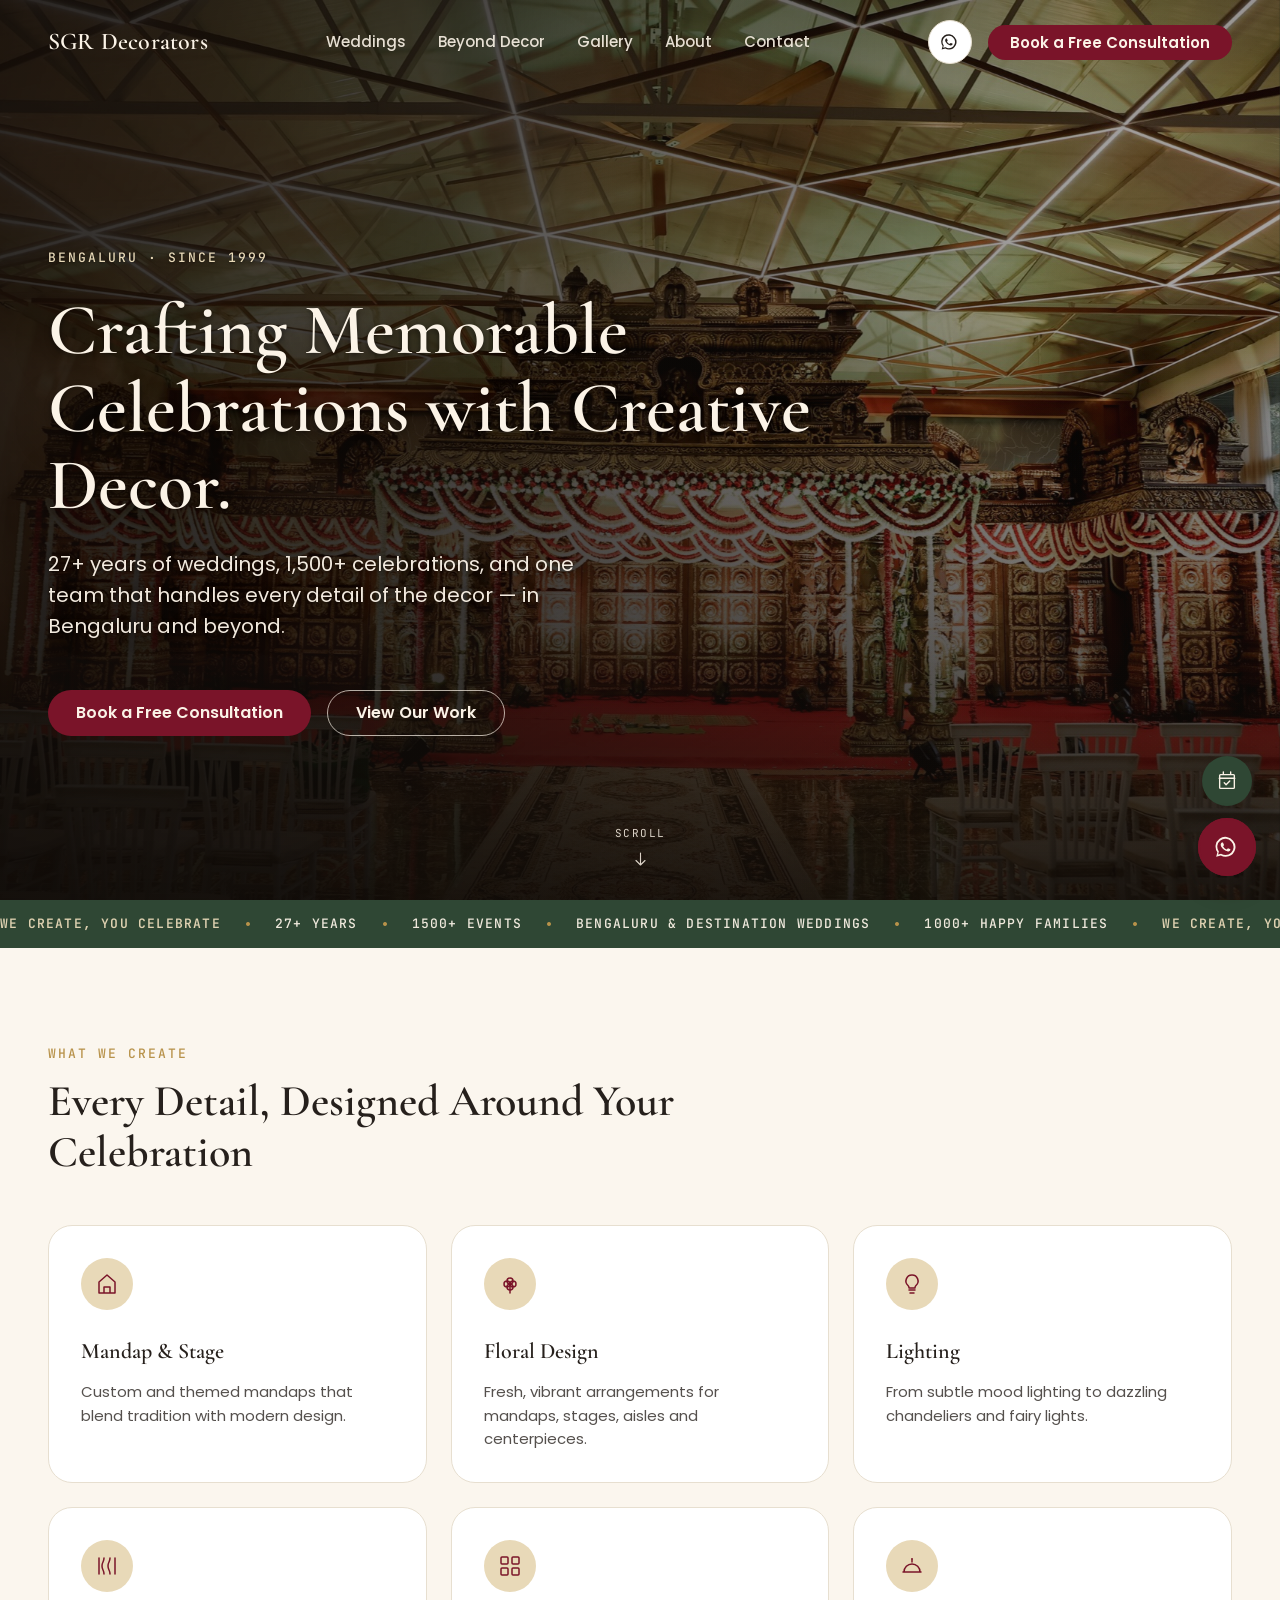
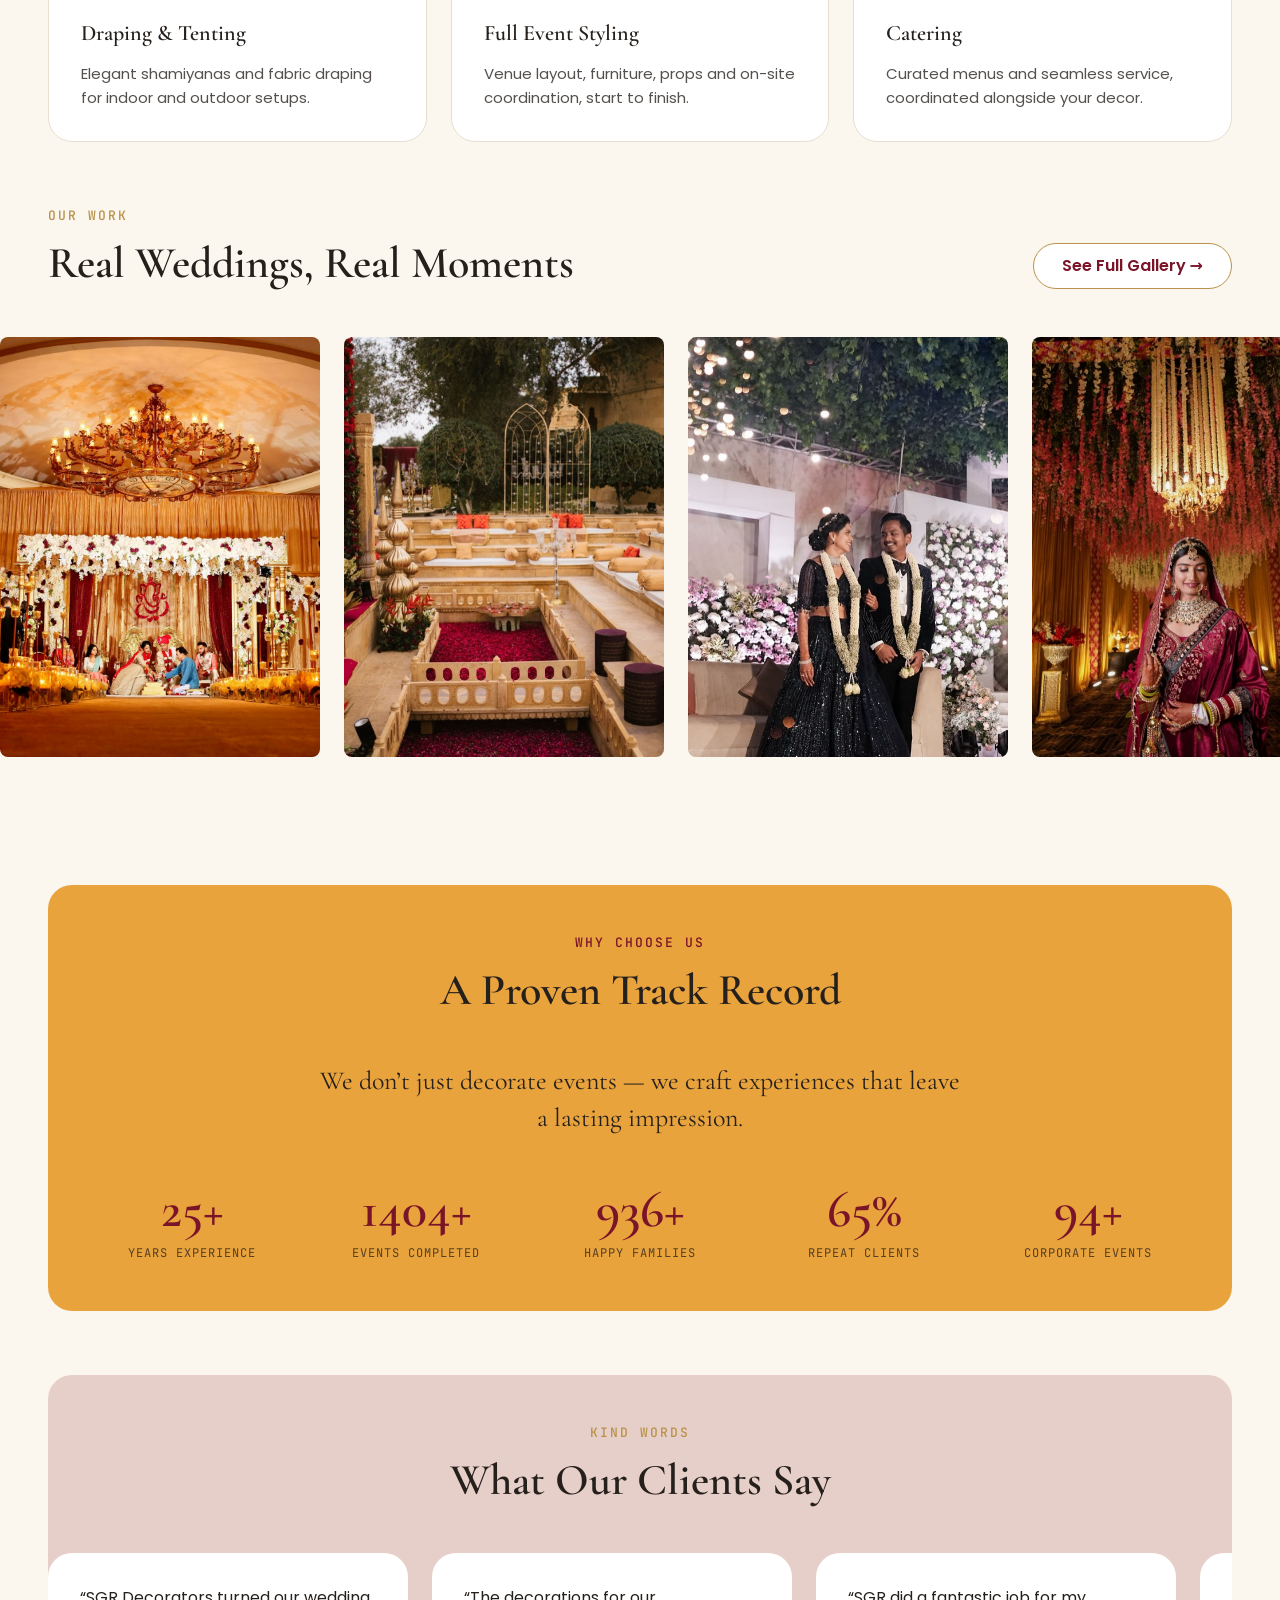
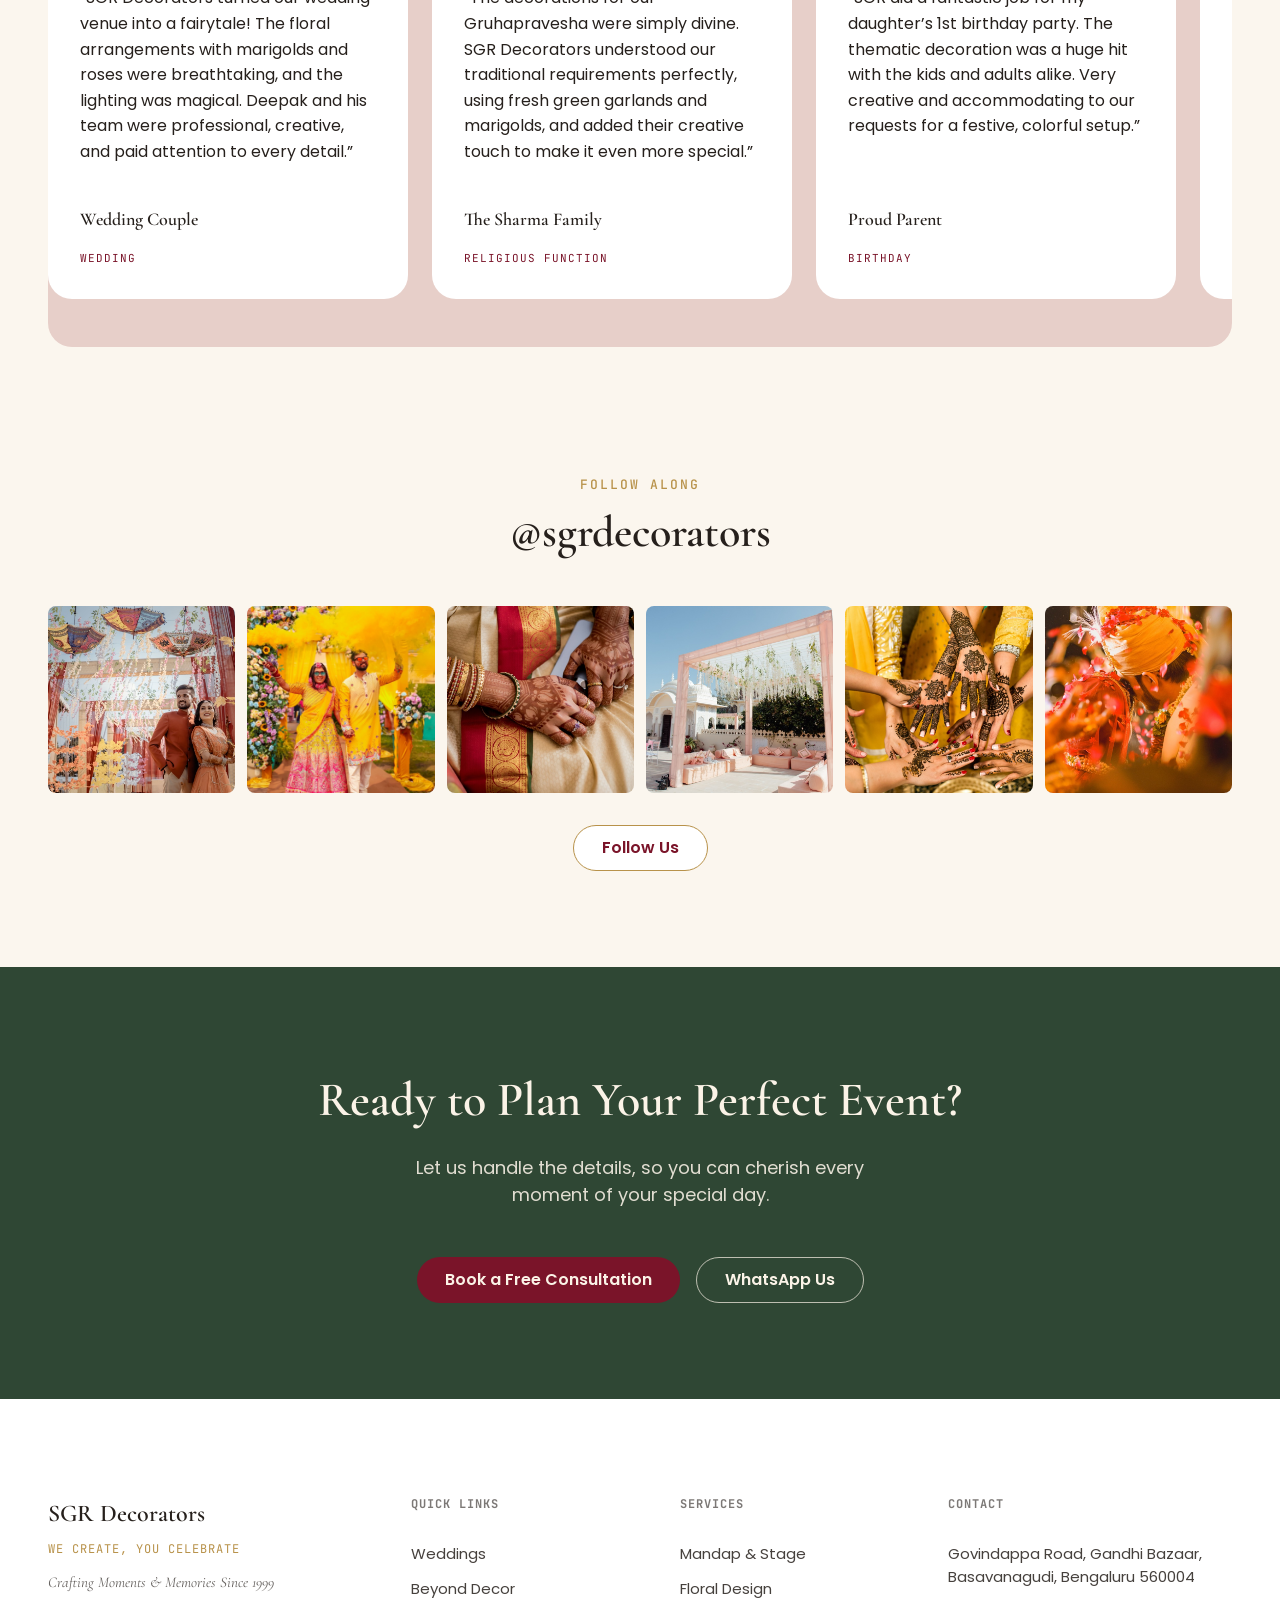
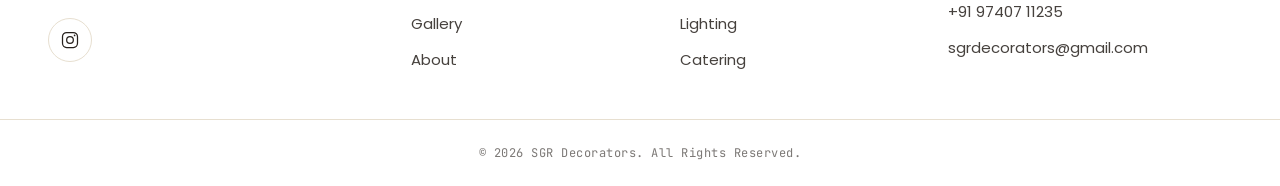
<file: index.html>
<!doctype html>
<html lang="en">
<head>
  <meta charset="UTF-8" />
  <meta name="viewport" content="width=device-width, initial-scale=1.0" />
  <title>SGR Decorators — Wedding &amp; Event Decoration in Bangalore (Bengaluru)</title>
  <meta name="description" content="27+ years of wedding decoration and event management in Bangalore (Bengaluru). Mandap design, floral, lighting, draping, catering and full event styling by SGR Decorators, since 1999." />
  <link rel="canonical" href="https://www.sgrdecorators.com/" />
  <meta property="og:type" content="website" />
  <meta property="og:title" content="SGR Decorators — Wedding &amp; Event Decoration in Bangalore (Bengaluru)" />
  <meta property="og:description" content="27+ years of wedding decoration and event management in Bangalore (Bengaluru). Mandap design, floral, lighting, draping, catering and full event styling." />
  <meta property="og:image" content="assets/images/hero-mandap.jpg" />
  <meta property="og:url" content="https://www.sgrdecorators.com/" />
  <meta name="twitter:card" content="summary_large_image" />
  <link rel="preconnect" href="https://fonts.googleapis.com" />
  <link rel="preconnect" href="https://fonts.gstatic.com" crossorigin />
  <link href="https://fonts.googleapis.com/css2?family=Cormorant+Garamond:wght@500;600;700&family=Poppins:wght@400;500;600&family=JetBrains+Mono:wght@400;500&display=swap" rel="stylesheet" />
  <link rel="stylesheet" href="css/style.css" />
  <link rel="stylesheet" href="css/mobile-nav.css" />
  <script type="application/ld+json">
  {
    "@context": "https://schema.org",
    "@type": "EventPlanner",
    "name": "SGR Decorators",
    "alternateName": "SGR Decorators Bangalore",
    "foundingDate": "1999",
    "founder": { "@type": "Person", "name": "Javanappa" },
    "telephone": "+91-97407-11235",
    "email": "sgrdecorators@gmail.com",
    "address": {
      "@type": "PostalAddress",
      "streetAddress": "Govindappa Road, Gandhi Bazaar, Basavanagudi",
      "addressLocality": "Bengaluru",
      "addressRegion": "Karnataka",
      "postalCode": "560004",
      "addressCountry": "IN"
    },
    "areaServed": ["Bengaluru", "Bangalore", "Karnataka"],
    "sameAs": ["https://instagram.com/sgrdecorators"],
    "description": "Wedding decoration and event management company in Bangalore (Bengaluru) since 1999 — mandap, floral, lighting, draping, catering and full event styling."
  }
  </script>
</head>
<body>

  <header class="site-header">
    <div class="container">
      <a href="./" class="logo">SGR Decorators</a>

      <nav class="site-nav">
        <a href="weddings.html">Weddings</a>
        <a href="beyond-decor.html">Beyond Decor</a>
        <a href="gallery.html">Gallery</a>
        <a href="about.html">About</a>
        <a href="#contact">Contact</a>
      </nav>

      <div class="header-actions">
        <a class="btn-icon" href="https://wa.me/919740711235" aria-label="Chat on WhatsApp" target="_blank" rel="noopener">
          <svg viewBox="0 0 24 24" fill="none" xmlns="http://www.w3.org/2000/svg">
            <path d="M17.6 6.32A8.86 8.86 0 0 0 3.15 16.8L2 21l4.32-1.13a8.86 8.86 0 0 0 4.24 1.08h.01A8.86 8.86 0 0 0 17.6 6.32ZM10.58 19.4h-.01a7.36 7.36 0 0 1-3.75-1.03l-.27-.16-2.78.73.74-2.71-.18-.28a7.37 7.37 0 0 1 11.6-9.05 7.32 7.32 0 0 1 2.16 5.22 7.36 7.36 0 0 1-7.51 7.28Zm4.04-5.5c-.22-.11-1.3-.64-1.5-.72-.2-.07-.35-.11-.5.11-.14.22-.57.72-.7.86-.13.15-.26.16-.48.05-.22-.1-.92-.34-1.75-1.08a6.56 6.56 0 0 1-1.21-1.5c-.13-.22-.01-.34.1-.46.11-.11.25-.29.37-.43.13-.15.17-.25.25-.41.08-.17.04-.31-.04-.43-.08-.11-.5-1.2-.68-1.64-.18-.43-.36-.37-.5-.38h-.43c-.15 0-.39.06-.6.28-.2.22-.78.76-.78 1.85s.8 2.15.92 2.3c.11.15 1.55 2.38 3.78 3.24 2.22.86 2.22.58 2.62.54.4-.04 1.3-.53 1.48-1.04.18-.51.18-.95.13-1.04-.06-.1-.22-.15-.44-.26Z" fill="currentColor"/>
          </svg>
        </a>
        <a class="btn btn-primary" href="https://topmate.io/sgrdecorators" target="_blank" rel="noopener"><span class="btn-label-full">Book a Free Consultation</span><span class="btn-label-short">Book</span></a>
      </div>

      <button class="nav-toggle" aria-label="Open menu" aria-expanded="false">
        <span></span>
      </button>
    </div>
  </header>

  <nav class="mobile-nav">
    <a href="weddings.html">Weddings</a>
    <a href="beyond-decor.html">Beyond Decor</a>
    <a href="gallery.html">Gallery</a>
    <a href="about.html">About</a>
    <a href="#contact">Contact</a>
    <div class="mobile-nav-actions">
      <a class="btn btn-primary" href="https://topmate.io/sgrdecorators" target="_blank" rel="noopener">Book a Free Consultation</a>
      <a class="btn" style="border:1.5px solid var(--color-hairline); color:var(--color-ink);" href="https://wa.me/919740711235" target="_blank" rel="noopener">WhatsApp Us</a>
    </div>
  </nav>

  <section class="hero">
    <div class="hero-media">
      <img src="assets/images/hero-mandap.jpg" alt="Ornate carved wedding mandap with red and gold drapery by SGR Decorators" />
    </div>
    <div class="hero-scrim"></div>

    <div class="hero-content container">
      <p class="hero-eyebrow">Bengaluru &middot; Since 1999</p>
      <h1 class="hero-headline">Crafting Memorable Celebrations with Creative Decor.</h1>
      <p class="hero-subhead">27+ years of weddings, 1,500+ celebrations, and one team that handles every detail of the decor — in Bengaluru and beyond.</p>
      <div class="hero-ctas">
        <a href="https://topmate.io/sgrdecorators" target="_blank" rel="noopener" class="btn btn-primary">Book a Free Consultation</a>
        <a href="gallery.html" class="btn btn-ghost">View Our Work</a>
      </div>
    </div>

    <div class="scroll-cue">
      <span>Scroll</span>
      <svg viewBox="0 0 24 24" fill="none" xmlns="http://www.w3.org/2000/svg">
        <path d="M12 4v16m0 0l-6-6m6 6l6-6" stroke="currentColor" stroke-width="1.5" stroke-linecap="round" stroke-linejoin="round"/>
      </svg>
    </div>
  </section>

  <section class="marquee">
    <div class="marquee-track">
      <span class="marquee-item marquee-tagline">We Create, You Celebrate</span><span class="marquee-dot">&bull;</span>
      <span class="marquee-item">27+ Years</span><span class="marquee-dot">&bull;</span>
      <span class="marquee-item">1500+ Events</span><span class="marquee-dot">&bull;</span>
      <span class="marquee-item">Bengaluru &amp; Destination Weddings</span><span class="marquee-dot">&bull;</span>
      <span class="marquee-item">1000+ Happy Families</span><span class="marquee-dot">&bull;</span>
      <span class="marquee-item marquee-tagline">We Create, You Celebrate</span><span class="marquee-dot">&bull;</span>
      <span class="marquee-item">27+ Years</span><span class="marquee-dot">&bull;</span>
      <span class="marquee-item">1500+ Events</span><span class="marquee-dot">&bull;</span>
      <span class="marquee-item">Bengaluru &amp; Destination Weddings</span><span class="marquee-dot">&bull;</span>
      <span class="marquee-item">1000+ Happy Families</span><span class="marquee-dot">&bull;</span>
    </div>
  </section>

  <section class="services" id="services">
    <div class="container">
      <p class="section-eyebrow">What We Create</p>
      <h2 class="section-title">Every Detail, Designed Around Your Celebration</h2>

      <div class="services-grid">
        <a class="service-card" href="weddings.html#mandap">
          <span class="service-icon">
            <svg viewBox="0 0 24 24" fill="none" xmlns="http://www.w3.org/2000/svg"><path d="M4 21V10L12 3l8 7v11M4 21h16M9 21v-6h6v6" stroke="currentColor" stroke-width="1.5" stroke-linecap="round" stroke-linejoin="round"/></svg>
          </span>
          <h3>Mandap &amp; Stage</h3>
          <p>Custom and themed mandaps that blend tradition with modern design.</p>
        </a>

        <a class="service-card" href="weddings.html#floral">
          <span class="service-icon">
            <svg viewBox="0 0 24 24" fill="none" xmlns="http://www.w3.org/2000/svg"><path d="M12 12a3 3 0 1 0 0-6 3 3 0 0 0 0 6Zm0 0a3 3 0 1 0 0 6 3 3 0 0 0 0-6Zm0 0a3 3 0 1 0-6 0 3 3 0 0 0 6 0Zm0 0a3 3 0 1 0 6 0 3 3 0 0 0-6 0Z" stroke="currentColor" stroke-width="1.5" stroke-linejoin="round"/><path d="M12 15v6" stroke="currentColor" stroke-width="1.5" stroke-linecap="round"/></svg>
          </span>
          <h3>Floral Design</h3>
          <p>Fresh, vibrant arrangements for mandaps, stages, aisles and centerpieces.</p>
        </a>

        <a class="service-card" href="weddings.html#lighting">
          <span class="service-icon">
            <svg viewBox="0 0 24 24" fill="none" xmlns="http://www.w3.org/2000/svg"><path d="M9 18h6M10 21h4M12 3a6 6 0 0 0-4 10.5c.6.55 1 1.3 1 2.13V16h6v-.37c0-.83.4-1.58 1-2.13A6 6 0 0 0 12 3Z" stroke="currentColor" stroke-width="1.5" stroke-linecap="round" stroke-linejoin="round"/></svg>
          </span>
          <h3>Lighting</h3>
          <p>From subtle mood lighting to dazzling chandeliers and fairy lights.</p>
        </a>

        <a class="service-card" href="weddings.html#draping">
          <span class="service-icon">
            <svg viewBox="0 0 24 24" fill="none" xmlns="http://www.w3.org/2000/svg"><path d="M4 4v16M9 4c0 4-2 4-2 8s2 4 2 8M15 4c0 4-2 4-2 8s2 4 2 8M20 4v16" stroke="currentColor" stroke-width="1.5" stroke-linecap="round" stroke-linejoin="round"/></svg>
          </span>
          <h3>Draping &amp; Tenting</h3>
          <p>Elegant shamiyanas and fabric draping for indoor and outdoor setups.</p>
        </a>

        <a class="service-card" href="weddings.html#styling">
          <span class="service-icon">
            <svg viewBox="0 0 24 24" fill="none" xmlns="http://www.w3.org/2000/svg"><rect x="3" y="3" width="7" height="7" rx="1" stroke="currentColor" stroke-width="1.5"/><rect x="14" y="3" width="7" height="7" rx="1" stroke="currentColor" stroke-width="1.5"/><rect x="3" y="14" width="7" height="7" rx="1" stroke="currentColor" stroke-width="1.5"/><rect x="14" y="14" width="7" height="7" rx="1" stroke="currentColor" stroke-width="1.5"/></svg>
          </span>
          <h3>Full Event Styling</h3>
          <p>Venue layout, furniture, props and on-site coordination, start to finish.</p>
        </a>

        <a class="service-card" href="weddings.html#catering">
          <span class="service-icon">
            <svg viewBox="0 0 24 24" fill="none" xmlns="http://www.w3.org/2000/svg"><path d="M3 18h18M4 18a8 8 0 0 1 16 0" stroke="currentColor" stroke-width="1.5" stroke-linecap="round" stroke-linejoin="round"/><path d="M12 6v2" stroke="currentColor" stroke-width="1.5" stroke-linecap="round"/><circle cx="12" cy="5" r="1" fill="currentColor"/></svg>
          </span>
          <h3>Catering</h3>
          <p>Curated menus and seamless service, coordinated alongside your decor.</p>
        </a>
      </div>
    </div>
  </section>

  <section class="gallery-teaser" id="gallery">
    <div class="container gallery-teaser-head">
      <div>
        <p class="section-eyebrow">Our Work</p>
        <h2 class="section-title">Real Weddings, Real Moments</h2>
      </div>
      <a href="gallery.html" class="btn btn-secondary gallery-teaser-cta">See Full Gallery &rarr;</a>
    </div>

    <div class="gallery-strip">
      <div class="gallery-strip-track">
        <a class="gallery-strip-item" href="gallery.html">
          <img src="assets/images/gallery-ballroom-chandelier.jpg" alt="Grand ballroom wedding mandap with gold chandelier and floral arch by SGR Decorators" loading="lazy" />
        </a>
        <a class="gallery-strip-item" href="gallery.html">
          <img src="assets/images/gallery-royal-mandap.jpg" alt="Royal red rose mandap styling for a destination wedding by SGR Decorators" loading="lazy" />
        </a>
        <a class="gallery-strip-item" href="gallery.html">
          <img src="assets/images/gallery-reception-night.jpg" alt="Couple at a floral reception stage with fairy lights by SGR Decorators" loading="lazy" />
        </a>
        <a class="gallery-strip-item" href="gallery.html">
          <img src="assets/images/gallery-bride-floral.jpg" alt="Bride under a floral and fairy light installation styled by SGR Decorators" loading="lazy" />
        </a>
        <a class="gallery-strip-item" href="gallery.html">
          <img src="assets/images/gallery-haldi-ceremony.jpg" alt="Haldi ceremony decor styled by SGR Decorators" loading="lazy" />
        </a>
      </div>
    </div>

    <a href="gallery.html" class="btn btn-primary gallery-teaser-cta-mobile container">See Full Gallery &rarr;</a>
  </section>

  <section class="section-wrap">
    <div class="container">
      <div class="story-panel story-panel--marigold">
        <p class="section-eyebrow">Why Choose Us</p>
        <h2 class="section-title">A Proven Track Record</h2>
        <p class="story-panel-lede">We don&rsquo;t just decorate events &mdash; we craft experiences that leave a lasting impression.</p>

        <div class="stats-grid">
          <div class="stat">
            <span class="stat-number" data-count="27" data-suffix="+">0</span>
            <span class="stat-label">Years Experience</span>
          </div>
          <div class="stat">
            <span class="stat-number" data-count="1500" data-suffix="+">0</span>
            <span class="stat-label">Events Completed</span>
          </div>
          <div class="stat">
            <span class="stat-number" data-count="1000" data-suffix="+">0</span>
            <span class="stat-label">Happy Families</span>
          </div>
          <div class="stat">
            <span class="stat-number" data-count="70" data-suffix="%">0</span>
            <span class="stat-label">Repeat Clients</span>
          </div>
          <div class="stat">
            <span class="stat-number" data-count="100" data-suffix="+">0</span>
            <span class="stat-label">Corporate Events</span>
          </div>
        </div>
      </div>
    </div>
  </section>

  <section class="section-wrap" id="testimonials">
    <div class="container">
      <div class="story-panel story-panel--rose">
        <p class="section-eyebrow">Kind Words</p>
        <h2 class="section-title">What Our Clients Say</h2>

        <div class="testimonial-strip drag-scroll">
          <div class="testimonial-strip-track">
            <article class="testimonial-card">
              <p class="testimonial-quote">&ldquo;SGR Decorators turned our wedding venue into a fairytale! The floral arrangements with marigolds and roses were breathtaking, and the lighting was magical. Deepak and his team were professional, creative, and paid attention to every detail.&rdquo;</p>
              <p class="testimonial-name">Wedding Couple</p>
              <p class="testimonial-tag">Wedding</p>
            </article>
            <article class="testimonial-card">
              <p class="testimonial-quote">&ldquo;The decorations for our Gruhapravesha were simply divine. SGR Decorators understood our traditional requirements perfectly, using fresh green garlands and marigolds, and added their creative touch to make it even more special.&rdquo;</p>
              <p class="testimonial-name">The Sharma Family</p>
              <p class="testimonial-tag">Religious Function</p>
            </article>
            <article class="testimonial-card">
              <p class="testimonial-quote">&ldquo;SGR did a fantastic job for my daughter&rsquo;s 1st birthday party. The thematic decoration was a huge hit with the kids and adults alike. Very creative and accommodating to our requests for a festive, colorful setup.&rdquo;</p>
              <p class="testimonial-name">Proud Parent</p>
              <p class="testimonial-tag">Birthday</p>
            </article>
            <article class="testimonial-card">
              <p class="testimonial-quote">&ldquo;We hired SGR for our annual corporate gala, and they exceeded all expectations. The decor was elegant and sophisticated with beautiful gold and ivory touches, perfectly matching our brand&rsquo;s image. Punctual, reliable, and professional throughout.&rdquo;</p>
              <p class="testimonial-name">Corporate Client</p>
              <p class="testimonial-tag">Corporate Event</p>
            </article>
            <article class="testimonial-card">
              <p class="testimonial-quote">&ldquo;From the initial consultation to the final execution, SGR Decorators were a dream to work with. They transformed our engagement venue beautifully with stunning rose pink and gold elements.&rdquo;</p>
              <p class="testimonial-name">Priya &amp; Rohan S.</p>
              <p class="testimonial-tag">Engagement</p>
            </article>
          </div>
        </div>
      </div>
    </div>
  </section>

  <section class="instagram-strip">
    <div class="container">
      <p class="section-eyebrow">Follow Along</p>
      <h2 class="section-title">@sgrdecorators</h2>

      <div class="instagram-grid">
        <a class="instagram-tile" href="https://instagram.com/sgrdecorators" target="_blank" rel="noopener">
          <img src="assets/images/insta-1.jpg" alt="Mehendi entrance decor with hanging umbrellas and floral streamers by SGR Decorators" loading="lazy" />
        </a>
        <a class="instagram-tile" href="https://instagram.com/sgrdecorators" target="_blank" rel="noopener">
          <img src="assets/images/insta-2.jpg" alt="Couple portrait under a vibrant floral haldi arch styled by SGR Decorators" loading="lazy" />
        </a>
        <a class="instagram-tile" href="https://instagram.com/sgrdecorators" target="_blank" rel="noopener">
          <img src="assets/images/insta-3.jpg" alt="Ring ceremony under floral hanging decor by SGR Decorators" loading="lazy" />
        </a>
        <a class="instagram-tile" href="https://instagram.com/sgrdecorators" target="_blank" rel="noopener">
          <img src="assets/images/insta-4.jpg" alt="White floral stage backdrop with pastel lounge seating by SGR Decorators" loading="lazy" />
        </a>
        <a class="instagram-tile" href="https://instagram.com/sgrdecorators" target="_blank" rel="noopener">
          <img src="assets/images/insta-5.jpg" alt="Couple exchanging rings under falling petals styled by SGR Decorators" loading="lazy" />
        </a>
        <a class="instagram-tile" href="https://instagram.com/sgrdecorators" target="_blank" rel="noopener">
          <img src="assets/images/insta-6.jpg" alt="Groom showered with rose petals at a night wedding styled by SGR Decorators" loading="lazy" />
        </a>
      </div>

      <a href="https://instagram.com/sgrdecorators" target="_blank" rel="noopener" class="btn btn-secondary instagram-follow-btn">Follow Us</a>
    </div>
  </section>

  <section class="final-cta">
    <div class="container final-cta-inner">
      <h2 class="final-cta-title">Ready to Plan Your Perfect Event?</h2>
      <p class="final-cta-sub">Let us handle the details, so you can cherish every moment of your special day.</p>
      <div class="final-cta-actions">
        <a class="btn btn-primary" href="https://topmate.io/sgrdecorators" target="_blank" rel="noopener">Book a Free Consultation</a>
        <a class="btn btn-ghost" href="https://wa.me/919740711235" target="_blank" rel="noopener">WhatsApp Us</a>
      </div>
    </div>
  </section>

  <footer class="site-footer" id="contact">
    <div class="container footer-grid">
      <div class="footer-brand">
        <p class="footer-logo">SGR Decorators</p>
        <p class="footer-tagline">We Create, You Celebrate</p>
        <p class="footer-tagline footer-tagline--secondary">Crafting Moments &amp; Memories Since 1999</p>
        <a class="btn-icon footer-instagram-icon" href="https://instagram.com/sgrdecorators" target="_blank" rel="noopener" aria-label="SGR Decorators on Instagram">
          <svg viewBox="0 0 24 24" fill="none" xmlns="http://www.w3.org/2000/svg"><rect x="3" y="3" width="18" height="18" rx="5" stroke="currentColor" stroke-width="1.5"/><circle cx="12" cy="12" r="4" stroke="currentColor" stroke-width="1.5"/><circle cx="17.5" cy="6.5" r="1" fill="currentColor"/></svg>
        </a>
      </div>

      <nav class="footer-col">
        <h4>Quick Links</h4>
        <a href="weddings.html">Weddings</a>
        <a href="beyond-decor.html">Beyond Decor</a>
        <a href="gallery.html">Gallery</a>
        <a href="about.html">About</a>
      </nav>

      <nav class="footer-col">
        <h4>Services</h4>
        <a href="weddings.html#mandap">Mandap &amp; Stage</a>
        <a href="weddings.html#floral">Floral Design</a>
        <a href="weddings.html#lighting">Lighting</a>
        <a href="index.html#services">Catering</a>
      </nav>

      <div class="footer-col">
        <h4>Contact</h4>
        <p>Govindappa Road, Gandhi Bazaar,<br />Basavanagudi, Bengaluru 560004</p>
        <a href="tel:+919740711235">+91 97407 11235</a>
        <a href="mailto:sgrdecorators@gmail.com">sgrdecorators@gmail.com</a>
      </div>
    </div>

    <div class="container footer-bottom">
      <p>&copy; 2026 SGR Decorators. All Rights Reserved.</p>
    </div>
  </footer>

  <div class="floating-cta-group">
    <a class="floating-cta floating-cta--inquiry" href="https://topmate.io/sgrdecorators" target="_blank" rel="noopener" aria-label="Book a Free Consultation">
      <svg viewBox="0 0 24 24" fill="none" xmlns="http://www.w3.org/2000/svg">
        <path d="M8 2v3M16 2v3M3.5 9h17M5 5h14a1 1 0 0 1 1 1v13a1 1 0 0 1-1 1H5a1 1 0 0 1-1-1V6a1 1 0 0 1 1-1Z" stroke="currentColor" stroke-width="1.5" stroke-linecap="round" stroke-linejoin="round"/>
        <path d="M9 14l2 2 4-4" stroke="currentColor" stroke-width="1.5" stroke-linecap="round" stroke-linejoin="round"/>
      </svg>
    </a>
    <a class="floating-cta" href="https://wa.me/919740711235" target="_blank" rel="noopener" aria-label="Chat with us on WhatsApp">
      <span class="floating-cta-ring"></span>
      <svg viewBox="0 0 24 24" fill="none" xmlns="http://www.w3.org/2000/svg">
        <path d="M17.6 6.32A8.86 8.86 0 0 0 3.15 16.8L2 21l4.32-1.13a8.86 8.86 0 0 0 4.24 1.08h.01A8.86 8.86 0 0 0 17.6 6.32ZM10.58 19.4h-.01a7.36 7.36 0 0 1-3.75-1.03l-.27-.16-2.78.73.74-2.71-.18-.28a7.37 7.37 0 0 1 11.6-9.05 7.32 7.32 0 0 1 2.16 5.22 7.36 7.36 0 0 1-7.51 7.28Zm4.04-5.5c-.22-.11-1.3-.64-1.5-.72-.2-.07-.35-.11-.5.11-.14.22-.57.72-.7.86-.13.15-.26.16-.48.05-.22-.1-.92-.34-1.75-1.08a6.56 6.56 0 0 1-1.21-1.5c-.13-.22-.01-.34.1-.46.11-.11.25-.29.37-.43.13-.15.17-.25.25-.41.08-.17.04-.31-.04-.43-.08-.11-.5-1.2-.68-1.64-.18-.43-.36-.37-.5-.38h-.43c-.15 0-.39.06-.6.28-.2.22-.78.76-.78 1.85s.8 2.15.92 2.3c.11.15 1.55 2.38 3.78 3.24 2.22.86 2.22.58 2.62.54.4-.04 1.3-.53 1.48-1.04.18-.51.18-.95.13-1.04-.06-.1-.22-.15-.44-.26Z" fill="currentColor"/>
      </svg>
    </a>
  </div>

  <script src="js/main.js"></script>
</body>
</html>
</file>
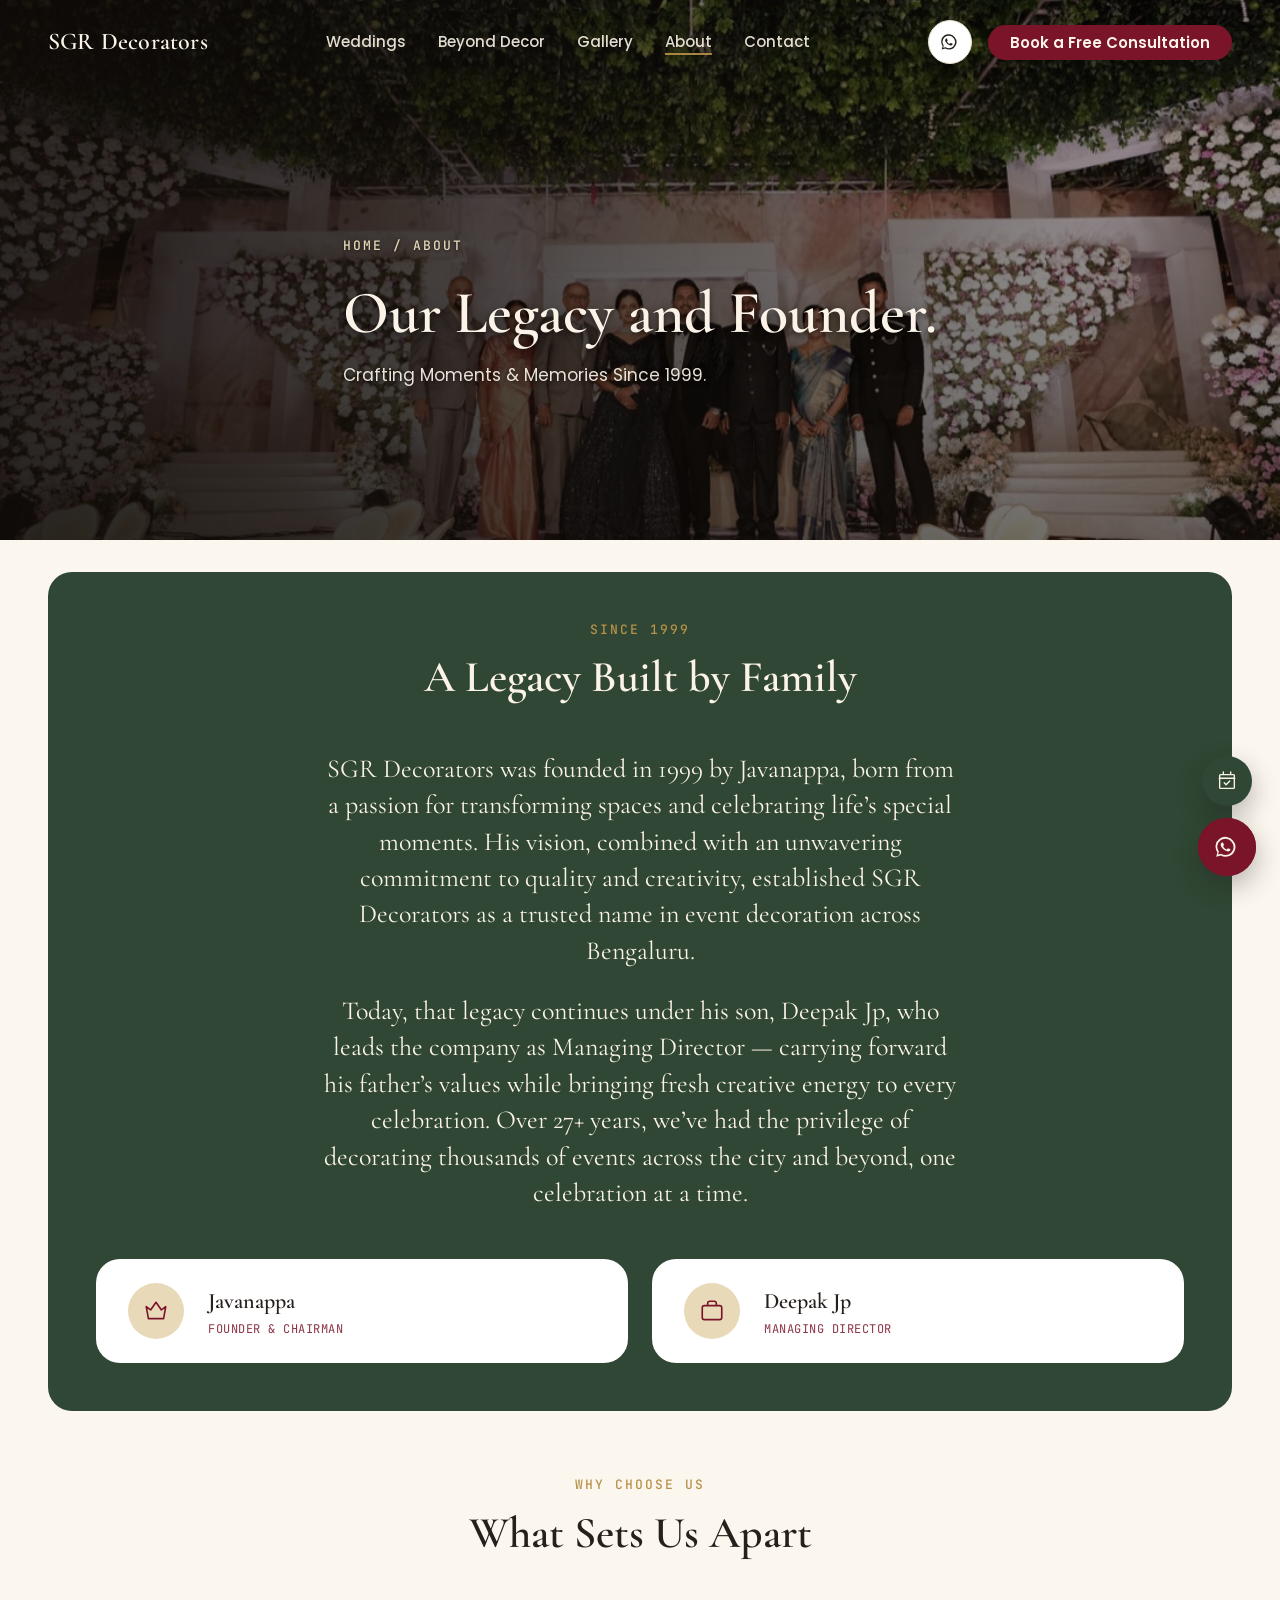
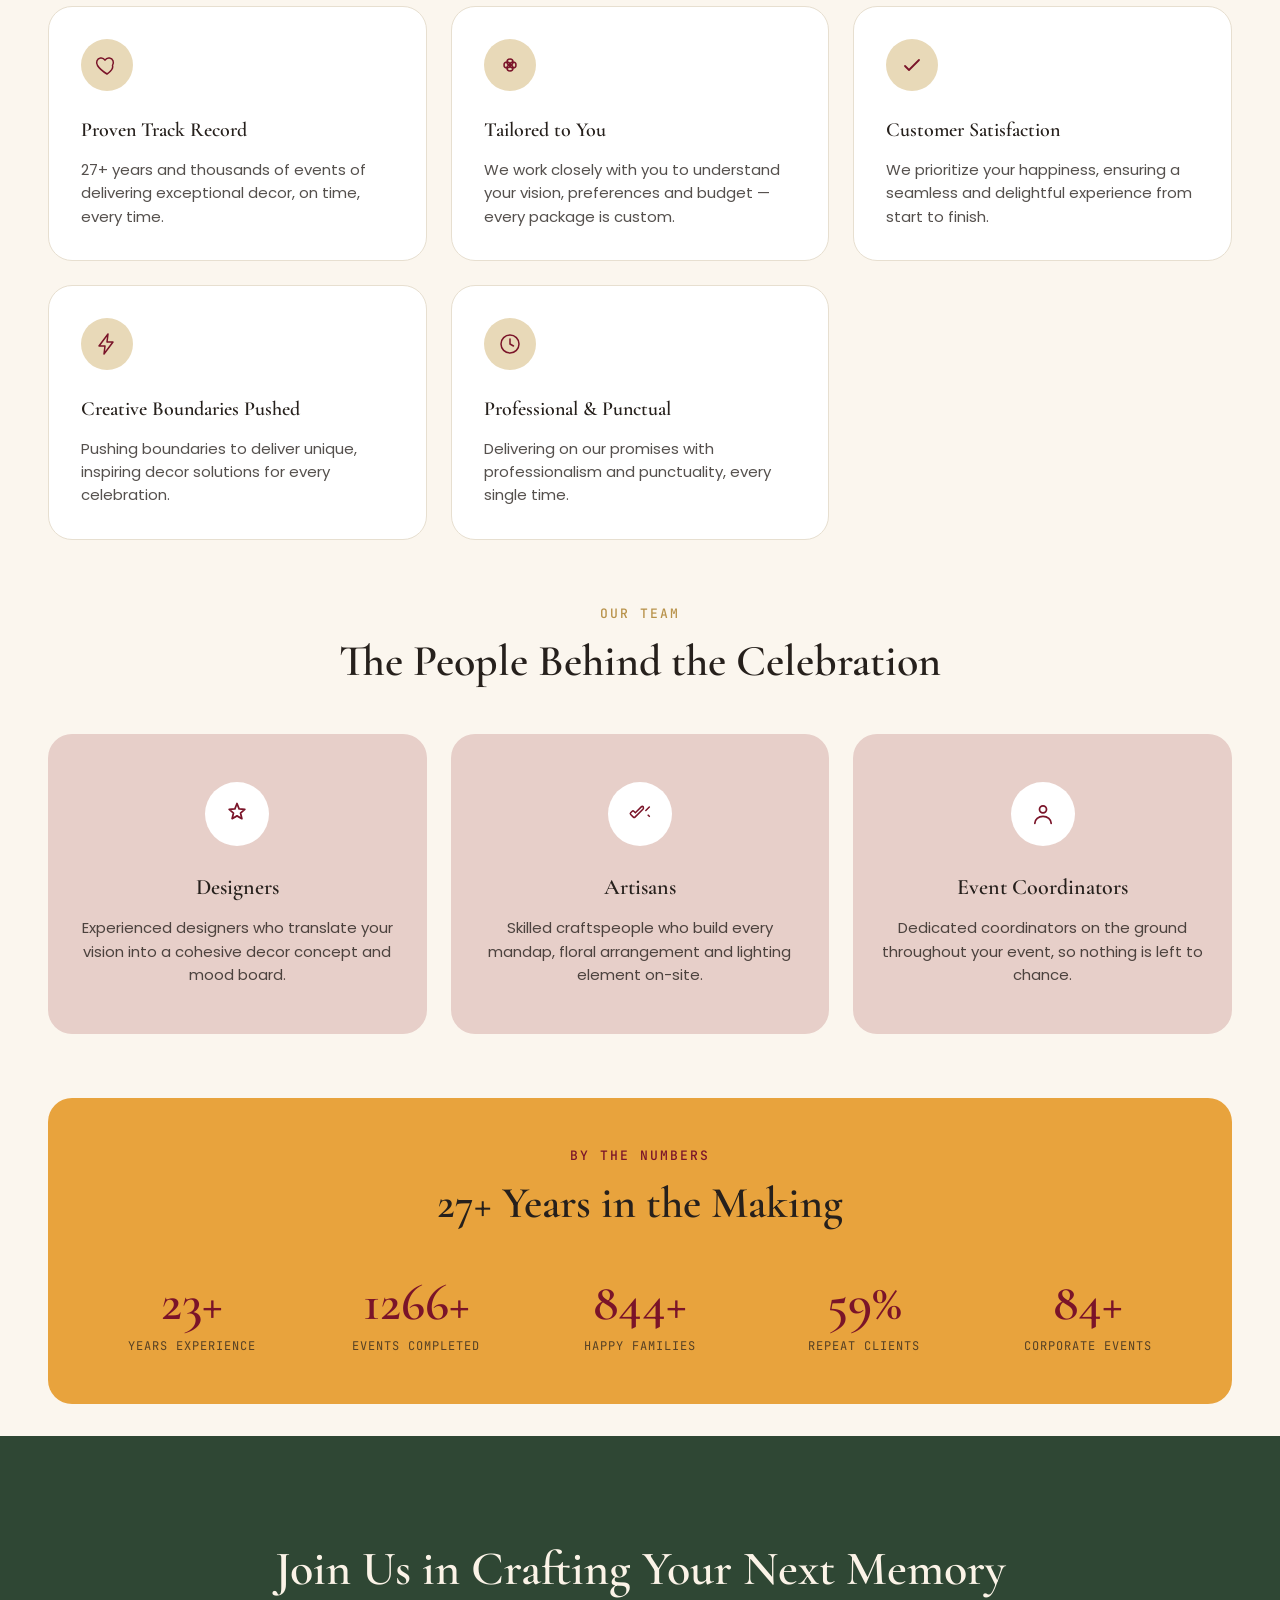
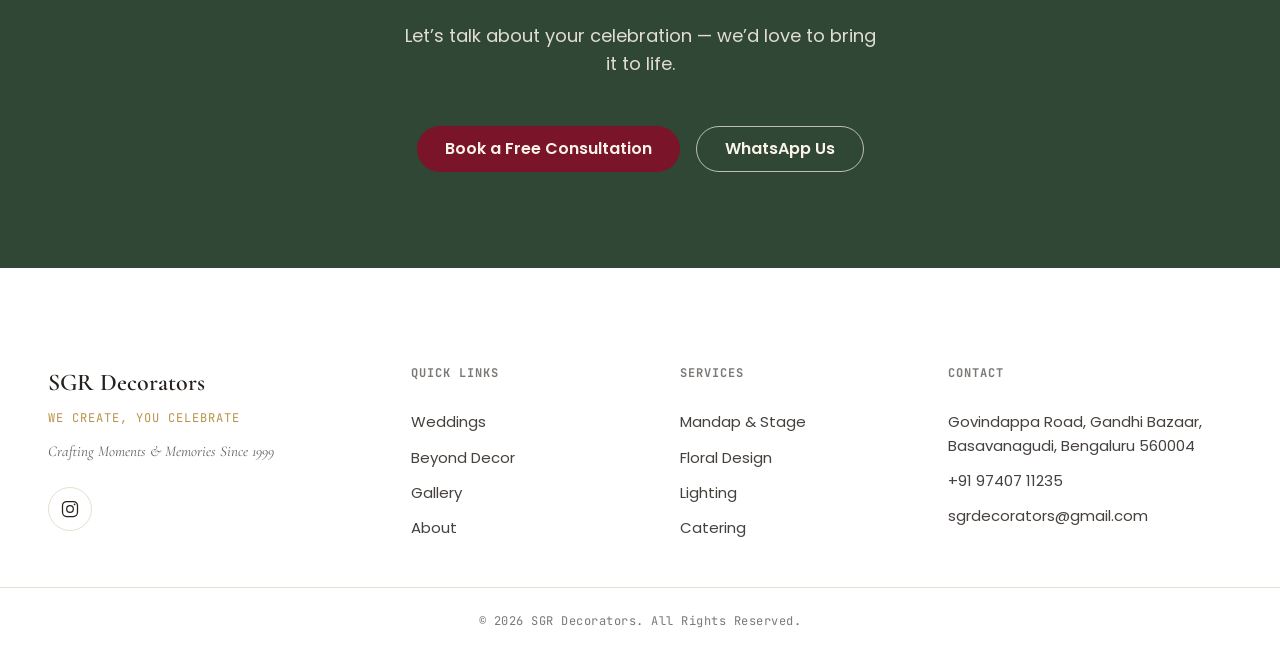
<file: about.html>
<!doctype html>
<html lang="en">
<head>
  <meta charset="UTF-8" />
  <meta name="viewport" content="width=device-width, initial-scale=1.0" />
  <title>About Us — Our Founder &amp; Legacy Since 1999 | SGR Decorators, Bangalore (Bengaluru)</title>
  <meta name="description" content="27+ years of crafting weddings and celebrations in Bangalore (Bengaluru). Meet the team behind SGR Decorators and the legacy of founder Javanappa, continued by Managing Director Deepak Jp, since 1999." />
  <link rel="canonical" href="https://www.sgrdecorators.com/about.html" />
  <meta property="og:type" content="website" />
  <meta property="og:title" content="About Us — Our Founder &amp; Legacy Since 1999 | SGR Decorators" />
  <meta property="og:description" content="The legacy of founder Javanappa, continued by Managing Director Deepak Jp, since 1999." />
  <meta property="og:image" content="assets/images/wedding-floral-stage.jpg" />
  <meta property="og:url" content="https://www.sgrdecorators.com/about.html" />
  <meta name="twitter:card" content="summary_large_image" />
  <link rel="preconnect" href="https://fonts.googleapis.com" />
  <link rel="preconnect" href="https://fonts.gstatic.com" crossorigin />
  <link href="https://fonts.googleapis.com/css2?family=Cormorant+Garamond:wght@500;600;700&family=Poppins:wght@400;500;600&family=JetBrains+Mono:wght@400;500&display=swap" rel="stylesheet" />
  <link rel="stylesheet" href="css/style.css" />
  <link rel="stylesheet" href="css/mobile-nav.css" />
  <script type="application/ld+json">
  {
    "@context": "https://schema.org",
    "@type": "EventPlanner",
    "name": "SGR Decorators",
    "alternateName": "SGR Decorators Bangalore",
    "foundingDate": "1999",
    "founder": { "@type": "Person", "name": "Javanappa", "jobTitle": "Founder & Chairman" },
    "employee": { "@type": "Person", "name": "Deepak Jp", "jobTitle": "Managing Director" },
    "telephone": "+91-97407-11235",
    "email": "sgrdecorators@gmail.com",
    "address": {
      "@type": "PostalAddress",
      "streetAddress": "Govindappa Road, Gandhi Bazaar, Basavanagudi",
      "addressLocality": "Bengaluru",
      "addressRegion": "Karnataka",
      "postalCode": "560004",
      "addressCountry": "IN"
    },
    "areaServed": ["Bengaluru", "Bangalore", "Karnataka"],
    "sameAs": ["https://instagram.com/sgrdecorators"]
  }
  </script>
</head>
<body>

  <header class="site-header">
    <div class="container">
      <a href="./" class="logo">SGR Decorators</a>

      <nav class="site-nav">
        <a href="weddings.html">Weddings</a>
        <a href="beyond-decor.html">Beyond Decor</a>
        <a href="gallery.html">Gallery</a>
        <a href="about.html" class="active">About</a>
        <a href="#contact">Contact</a>
      </nav>

      <div class="header-actions">
        <a class="btn-icon" href="https://wa.me/919740711235" aria-label="Chat on WhatsApp" target="_blank" rel="noopener">
          <svg viewBox="0 0 24 24" fill="none" xmlns="http://www.w3.org/2000/svg">
            <path d="M17.6 6.32A8.86 8.86 0 0 0 3.15 16.8L2 21l4.32-1.13a8.86 8.86 0 0 0 4.24 1.08h.01A8.86 8.86 0 0 0 17.6 6.32ZM10.58 19.4h-.01a7.36 7.36 0 0 1-3.75-1.03l-.27-.16-2.78.73.74-2.71-.18-.28a7.37 7.37 0 0 1 11.6-9.05 7.32 7.32 0 0 1 2.16 5.22 7.36 7.36 0 0 1-7.51 7.28Zm4.04-5.5c-.22-.11-1.3-.64-1.5-.72-.2-.07-.35-.11-.5.11-.14.22-.57.72-.7.86-.13.15-.26.16-.48.05-.22-.1-.92-.34-1.75-1.08a6.56 6.56 0 0 1-1.21-1.5c-.13-.22-.01-.34.1-.46.11-.11.25-.29.37-.43.13-.15.17-.25.25-.41.08-.17.04-.31-.04-.43-.08-.11-.5-1.2-.68-1.64-.18-.43-.36-.37-.5-.38h-.43c-.15 0-.39.06-.6.28-.2.22-.78.76-.78 1.85s.8 2.15.92 2.3c.11.15 1.55 2.38 3.78 3.24 2.22.86 2.22.58 2.62.54.4-.04 1.3-.53 1.48-1.04.18-.51.18-.95.13-1.04-.06-.1-.22-.15-.44-.26Z" fill="currentColor"/>
          </svg>
        </a>
        <a class="btn btn-primary" href="https://topmate.io/sgrdecorators" target="_blank" rel="noopener"><span class="btn-label-full">Book a Free Consultation</span><span class="btn-label-short">Book</span></a>
      </div>

      <button class="nav-toggle" aria-label="Open menu" aria-expanded="false">
        <span></span>
      </button>
    </div>
  </header>

  <nav class="mobile-nav">
    <a href="weddings.html">Weddings</a>
    <a href="beyond-decor.html">Beyond Decor</a>
    <a href="gallery.html">Gallery</a>
    <a href="about.html">About</a>
    <a href="#contact">Contact</a>
    <div class="mobile-nav-actions">
      <a class="btn btn-primary" href="https://topmate.io/sgrdecorators" target="_blank" rel="noopener">Book a Free Consultation</a>
      <a class="btn" style="border:1.5px solid var(--color-hairline); color:var(--color-ink);" href="https://wa.me/919740711235" target="_blank" rel="noopener">WhatsApp Us</a>
    </div>
  </nav>

  <section class="page-hero">
    <div class="page-hero-media">
      <img src="assets/images/wedding-floral-stage.jpg" alt="Floral wedding stage with hanging greenery styled by SGR Decorators" />
    </div>
    <div class="page-hero-scrim"></div>
    <div class="page-hero-content container">
      <p class="hero-eyebrow">Home / About</p>
      <h1 class="page-hero-title">Our Legacy and Founder.</h1>
      <p class="page-hero-sub">Crafting Moments &amp; Memories Since 1999.</p>
    </div>
  </section>

  <section class="section-wrap">
    <div class="container">
      <div class="story-panel story-panel--deep-green">
        <p class="section-eyebrow">Since 1999</p>
        <h2 class="section-title">A Legacy Built by Family</h2>
        <p class="story-panel-lede">SGR Decorators was founded in 1999 by Javanappa, born from a passion for transforming spaces and celebrating life&rsquo;s special moments. His vision, combined with an unwavering commitment to quality and creativity, established SGR Decorators as a trusted name in event decoration across Bengaluru.</p>
        <p class="story-panel-lede" style="margin-top:-24px;">Today, that legacy continues under his son, Deepak Jp, who leads the company as Managing Director &mdash; carrying forward his father&rsquo;s values while bringing fresh creative energy to every celebration. Over 27+ years, we&rsquo;ve had the privilege of decorating thousands of events across the city and beyond, one celebration at a time.</p>

        <div class="leadership-grid">
          <div class="leadership-card">
            <span class="leadership-icon">
              <svg viewBox="0 0 24 24" fill="none" xmlns="http://www.w3.org/2000/svg"><path d="M3 8l4 3 5-7 5 7 4-3-2 11H5L3 8Z" stroke="currentColor" stroke-width="1.5" stroke-linejoin="round"/></svg>
            </span>
            <div>
              <h3>Javanappa</h3>
              <p>Founder &amp; Chairman</p>
            </div>
          </div>
          <div class="leadership-card">
            <span class="leadership-icon">
              <svg viewBox="0 0 24 24" fill="none" xmlns="http://www.w3.org/2000/svg"><rect x="3" y="7" width="18" height="13" rx="2" stroke="currentColor" stroke-width="1.5"/><path d="M8 7V5a2 2 0 0 1 2-2h4a2 2 0 0 1 2 2v2" stroke="currentColor" stroke-width="1.5" stroke-linejoin="round"/></svg>
            </span>
            <div>
              <h3>Deepak Jp</h3>
              <p>Managing Director</p>
            </div>
          </div>
        </div>
      </div>
    </div>
  </section>

  <section class="section-wrap">
    <div class="container">
      <p class="section-eyebrow section-eyebrow--center">Why Choose Us</p>
      <h2 class="section-title section-title--center">What Sets Us Apart</h2>

      <div class="values-grid">
        <div class="value-card">
          <span class="service-icon">
            <svg viewBox="0 0 24 24" fill="none" xmlns="http://www.w3.org/2000/svg"><path d="M12 21s-7-4.35-9.5-8.5C.6 9.1 2 5.5 5.5 5c2-.28 3.6.7 4.5 2.1C10.9 5.7 12.5 4.72 14.5 5c3.5.5 4.9 4.1 3 7.5C19 16.65 12 21 12 21Z" stroke="currentColor" stroke-width="1.5" stroke-linejoin="round"/></svg>
          </span>
          <h3>Proven Track Record</h3>
          <p>27+ years and thousands of events of delivering exceptional decor, on time, every time.</p>
        </div>
        <div class="value-card">
          <span class="service-icon">
            <svg viewBox="0 0 24 24" fill="none" xmlns="http://www.w3.org/2000/svg"><path d="M12 12a3 3 0 1 0 0-6 3 3 0 0 0 0 6Zm0 0a3 3 0 1 0 0 6 3 3 0 0 0 0-6Zm0 0a3 3 0 1 0-6 0 3 3 0 0 0 6 0Zm0 0a3 3 0 1 0 6 0 3 3 0 0 0-6 0Z" stroke="currentColor" stroke-width="1.5" stroke-linejoin="round"/></svg>
          </span>
          <h3>Tailored to You</h3>
          <p>We work closely with you to understand your vision, preferences and budget &mdash; every package is custom.</p>
        </div>
        <div class="value-card">
          <span class="service-icon">
            <svg viewBox="0 0 24 24" fill="none" xmlns="http://www.w3.org/2000/svg"><path d="M5 13l4 4L19 7" stroke="currentColor" stroke-width="1.8" stroke-linecap="round" stroke-linejoin="round"/></svg>
          </span>
          <h3>Customer Satisfaction</h3>
          <p>We prioritize your happiness, ensuring a seamless and delightful experience from start to finish.</p>
        </div>
        <div class="value-card">
          <span class="service-icon">
            <svg viewBox="0 0 24 24" fill="none" xmlns="http://www.w3.org/2000/svg"><path d="M13 2 4 14h6l-1 8 9-12h-6l1-8Z" stroke="currentColor" stroke-width="1.5" stroke-linejoin="round"/></svg>
          </span>
          <h3>Creative Boundaries Pushed</h3>
          <p>Pushing boundaries to deliver unique, inspiring decor solutions for every celebration.</p>
        </div>
        <div class="value-card">
          <span class="service-icon">
            <svg viewBox="0 0 24 24" fill="none" xmlns="http://www.w3.org/2000/svg"><circle cx="12" cy="12" r="9" stroke="currentColor" stroke-width="1.5"/><path d="M12 7v5l3.5 2" stroke="currentColor" stroke-width="1.5" stroke-linecap="round" stroke-linejoin="round"/></svg>
          </span>
          <h3>Professional &amp; Punctual</h3>
          <p>Delivering on our promises with professionalism and punctuality, every single time.</p>
        </div>
      </div>
    </div>
  </section>

  <section class="section-wrap">
    <div class="container">
      <p class="section-eyebrow section-eyebrow--center">Our Team</p>
      <h2 class="section-title section-title--center">The People Behind the Celebration</h2>

      <div class="team-grid">
        <div class="team-card">
          <span class="team-icon">
            <svg viewBox="0 0 24 24" fill="none" xmlns="http://www.w3.org/2000/svg"><path d="M12 3l1.8 4.6 4.9.4-3.7 3.2 1.2 4.8L12 13.6 7.8 16l1.2-4.8-3.7-3.2 4.9-.4L12 3Z" stroke="currentColor" stroke-width="1.5" stroke-linejoin="round"/></svg>
          </span>
          <h3>Designers</h3>
          <p>Experienced designers who translate your vision into a cohesive decor concept and mood board.</p>
        </div>
        <div class="team-card">
          <span class="team-icon">
            <svg viewBox="0 0 24 24" fill="none" xmlns="http://www.w3.org/2000/svg"><path d="M14.7 6.3a1 1 0 0 1 0 1.4l-7 7a1 1 0 0 1-1.4 0L4 12.4a1 1 0 0 1 0-1.4l1.3-1.3a1 1 0 0 1 1.4 0L8 11l5.3-5.3a1 1 0 0 1 1.4 0Z" stroke="currentColor" stroke-width="1.3" stroke-linejoin="round"/><path d="M17 9l3-3M19 13l1 1" stroke="currentColor" stroke-width="1.3" stroke-linecap="round"/></svg>
          </span>
          <h3>Artisans</h3>
          <p>Skilled craftspeople who build every mandap, floral arrangement and lighting element on-site.</p>
        </div>
        <div class="team-card">
          <span class="team-icon">
            <svg viewBox="0 0 24 24" fill="none" xmlns="http://www.w3.org/2000/svg"><circle cx="12" cy="8" r="3" stroke="currentColor" stroke-width="1.5"/><path d="M5 20c0-3.3 3.1-6 7-6s7 2.7 7 6" stroke="currentColor" stroke-width="1.5" stroke-linecap="round"/></svg>
          </span>
          <h3>Event Coordinators</h3>
          <p>Dedicated coordinators on the ground throughout your event, so nothing is left to chance.</p>
        </div>
      </div>
    </div>
  </section>

  <section class="section-wrap">
    <div class="container">
      <div class="story-panel story-panel--marigold">
        <p class="section-eyebrow">By the Numbers</p>
        <h2 class="section-title">27+ Years in the Making</h2>

        <div class="stats-grid">
          <div class="stat">
            <span class="stat-number" data-count="27" data-suffix="+">0</span>
            <span class="stat-label">Years Experience</span>
          </div>
          <div class="stat">
            <span class="stat-number" data-count="1500" data-suffix="+">0</span>
            <span class="stat-label">Events Completed</span>
          </div>
          <div class="stat">
            <span class="stat-number" data-count="1000" data-suffix="+">0</span>
            <span class="stat-label">Happy Families</span>
          </div>
          <div class="stat">
            <span class="stat-number" data-count="70" data-suffix="%">0</span>
            <span class="stat-label">Repeat Clients</span>
          </div>
          <div class="stat">
            <span class="stat-number" data-count="100" data-suffix="+">0</span>
            <span class="stat-label">Corporate Events</span>
          </div>
        </div>
      </div>
    </div>
  </section>

  <section class="final-cta">
    <div class="container final-cta-inner">
      <h2 class="final-cta-title">Join Us in Crafting Your Next Memory</h2>
      <p class="final-cta-sub">Let&rsquo;s talk about your celebration &mdash; we&rsquo;d love to bring it to life.</p>
      <div class="final-cta-actions">
        <a class="btn btn-primary" href="https://topmate.io/sgrdecorators" target="_blank" rel="noopener">Book a Free Consultation</a>
        <a class="btn btn-ghost" href="https://wa.me/919740711235" target="_blank" rel="noopener">WhatsApp Us</a>
      </div>
    </div>
  </section>

  <footer class="site-footer" id="contact">
    <div class="container footer-grid">
      <div class="footer-brand">
        <p class="footer-logo">SGR Decorators</p>
        <p class="footer-tagline">We Create, You Celebrate</p>
        <p class="footer-tagline footer-tagline--secondary">Crafting Moments &amp; Memories Since 1999</p>
        <a class="btn-icon footer-instagram-icon" href="https://instagram.com/sgrdecorators" target="_blank" rel="noopener" aria-label="SGR Decorators on Instagram">
          <svg viewBox="0 0 24 24" fill="none" xmlns="http://www.w3.org/2000/svg"><rect x="3" y="3" width="18" height="18" rx="5" stroke="currentColor" stroke-width="1.5"/><circle cx="12" cy="12" r="4" stroke="currentColor" stroke-width="1.5"/><circle cx="17.5" cy="6.5" r="1" fill="currentColor"/></svg>
        </a>
      </div>

      <nav class="footer-col">
        <h4>Quick Links</h4>
        <a href="weddings.html">Weddings</a>
        <a href="beyond-decor.html">Beyond Decor</a>
        <a href="gallery.html">Gallery</a>
        <a href="about.html">About</a>
      </nav>

      <nav class="footer-col">
        <h4>Services</h4>
        <a href="weddings.html#mandap">Mandap &amp; Stage</a>
        <a href="weddings.html#floral">Floral Design</a>
        <a href="weddings.html#lighting">Lighting</a>
        <a href="index.html#services">Catering</a>
      </nav>

      <div class="footer-col">
        <h4>Contact</h4>
        <p>Govindappa Road, Gandhi Bazaar,<br />Basavanagudi, Bengaluru 560004</p>
        <a href="tel:+919740711235">+91 97407 11235</a>
        <a href="mailto:sgrdecorators@gmail.com">sgrdecorators@gmail.com</a>
      </div>
    </div>

    <div class="container footer-bottom">
      <p>&copy; 2026 SGR Decorators. All Rights Reserved.</p>
    </div>
  </footer>

  <div class="floating-cta-group">
    <a class="floating-cta floating-cta--inquiry" href="https://topmate.io/sgrdecorators" target="_blank" rel="noopener" aria-label="Book a Free Consultation">
      <svg viewBox="0 0 24 24" fill="none" xmlns="http://www.w3.org/2000/svg">
        <path d="M8 2v3M16 2v3M3.5 9h17M5 5h14a1 1 0 0 1 1 1v13a1 1 0 0 1-1 1H5a1 1 0 0 1-1-1V6a1 1 0 0 1 1-1Z" stroke="currentColor" stroke-width="1.5" stroke-linecap="round" stroke-linejoin="round"/>
        <path d="M9 14l2 2 4-4" stroke="currentColor" stroke-width="1.5" stroke-linecap="round" stroke-linejoin="round"/>
      </svg>
    </a>
    <a class="floating-cta" href="https://wa.me/919740711235" target="_blank" rel="noopener" aria-label="Chat with us on WhatsApp">
      <span class="floating-cta-ring"></span>
      <svg viewBox="0 0 24 24" fill="none" xmlns="http://www.w3.org/2000/svg">
        <path d="M17.6 6.32A8.86 8.86 0 0 0 3.15 16.8L2 21l4.32-1.13a8.86 8.86 0 0 0 4.24 1.08h.01A8.86 8.86 0 0 0 17.6 6.32ZM10.58 19.4h-.01a7.36 7.36 0 0 1-3.75-1.03l-.27-.16-2.78.73.74-2.71-.18-.28a7.37 7.37 0 0 1 11.6-9.05 7.32 7.32 0 0 1 2.16 5.22 7.36 7.36 0 0 1-7.51 7.28Zm4.04-5.5c-.22-.11-1.3-.64-1.5-.72-.2-.07-.35-.11-.5.11-.14.22-.57.72-.7.86-.13.15-.26.16-.48.05-.22-.1-.92-.34-1.75-1.08a6.56 6.56 0 0 1-1.21-1.5c-.13-.22-.01-.34.1-.46.11-.11.25-.29.37-.43.13-.15.17-.25.25-.41.08-.17.04-.31-.04-.43-.08-.11-.5-1.2-.68-1.64-.18-.43-.36-.37-.5-.38h-.43c-.15 0-.39.06-.6.28-.2.22-.78.76-.78 1.85s.8 2.15.92 2.3c.11.15 1.55 2.38 3.78 3.24 2.22.86 2.22.58 2.62.54.4-.04 1.3-.53 1.48-1.04.18-.51.18-.95.13-1.04-.06-.1-.22-.15-.44-.26Z" fill="currentColor"/>
      </svg>
    </a>
  </div>

  <script src="js/main.js"></script>
</body>
</html>
</file>
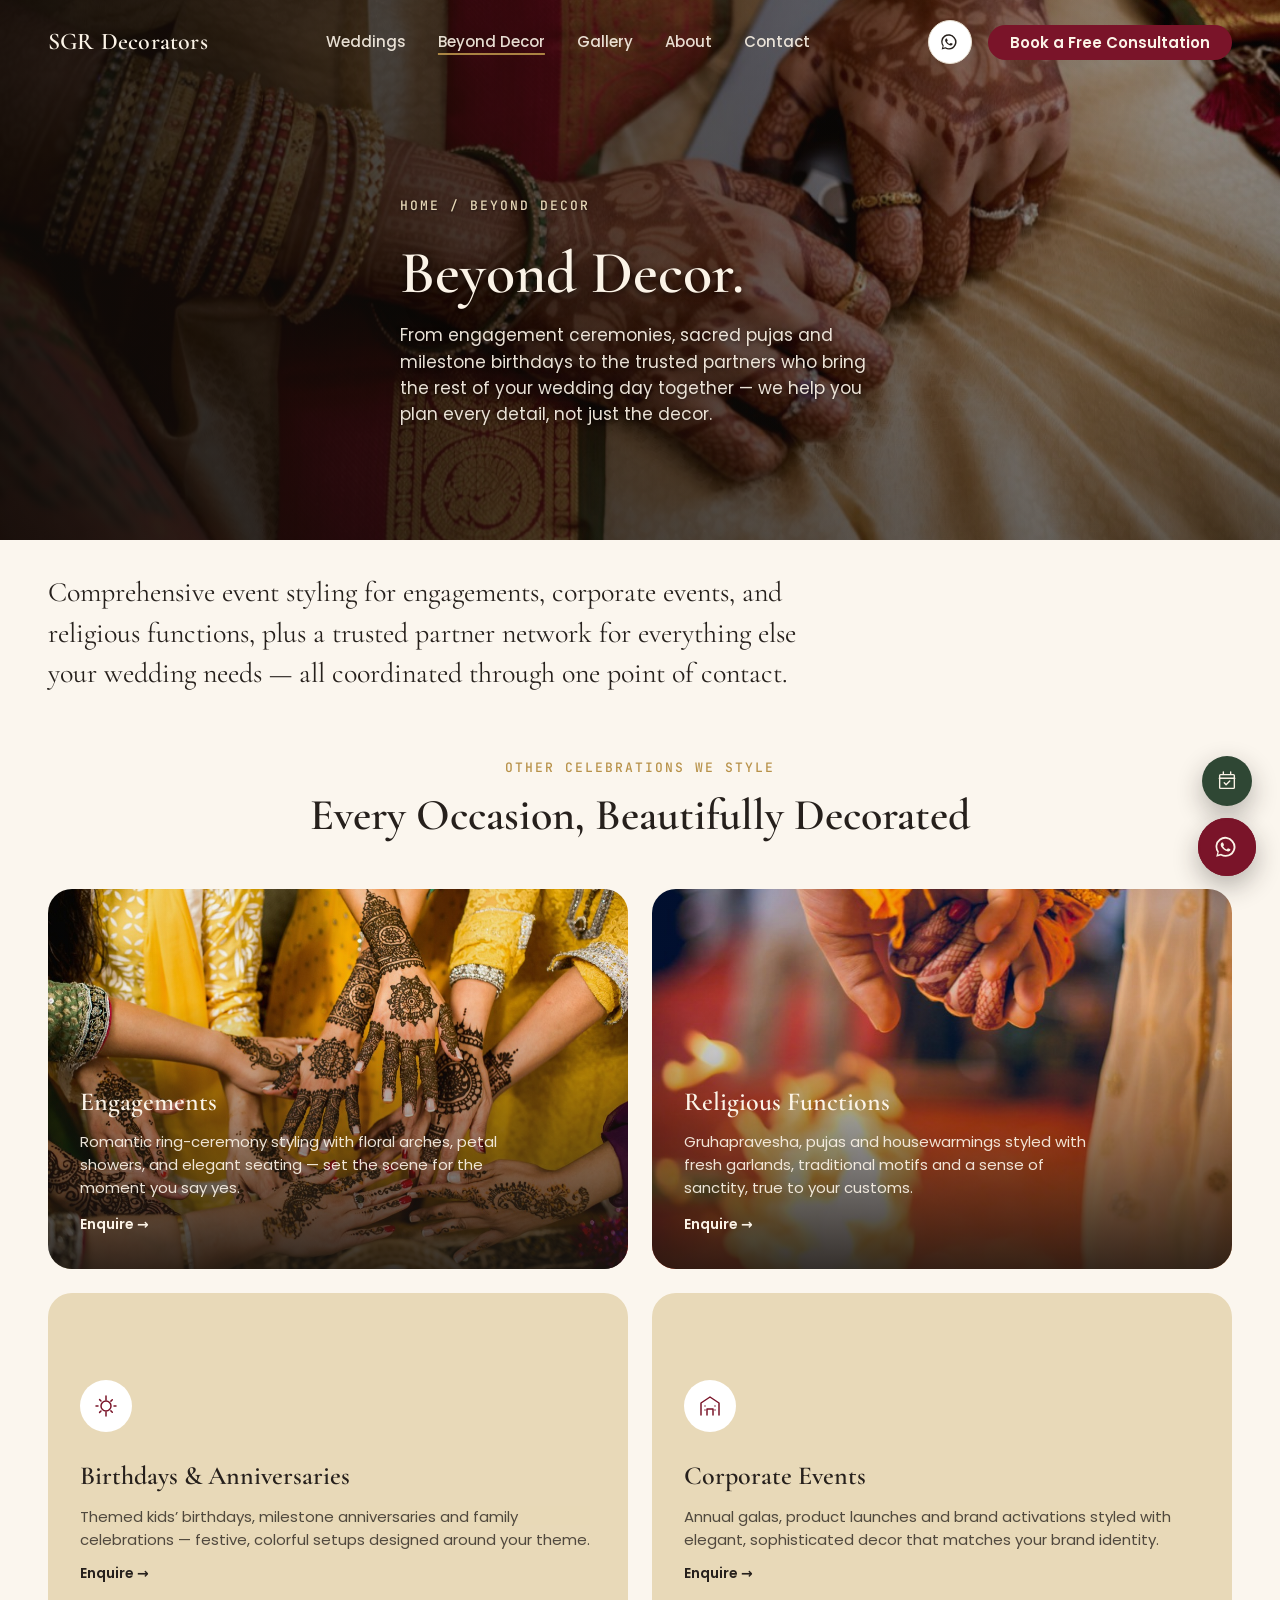
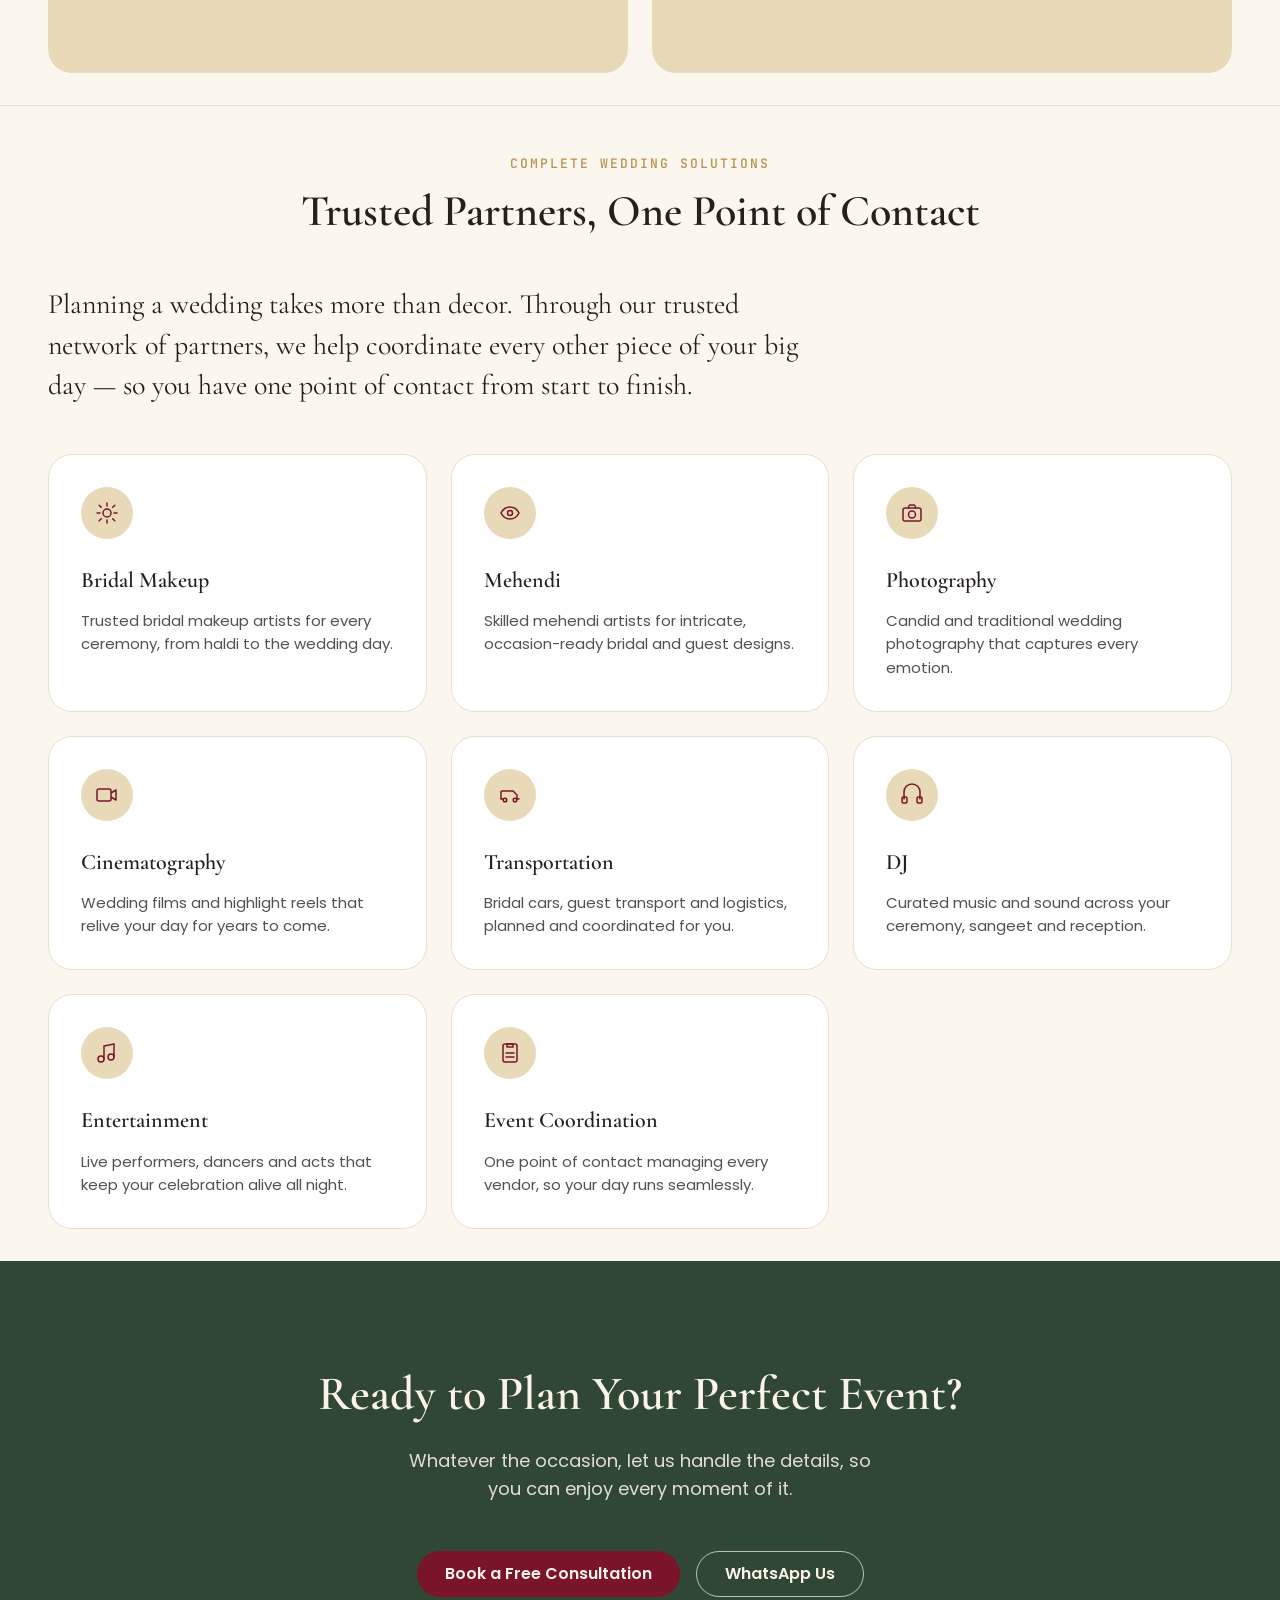
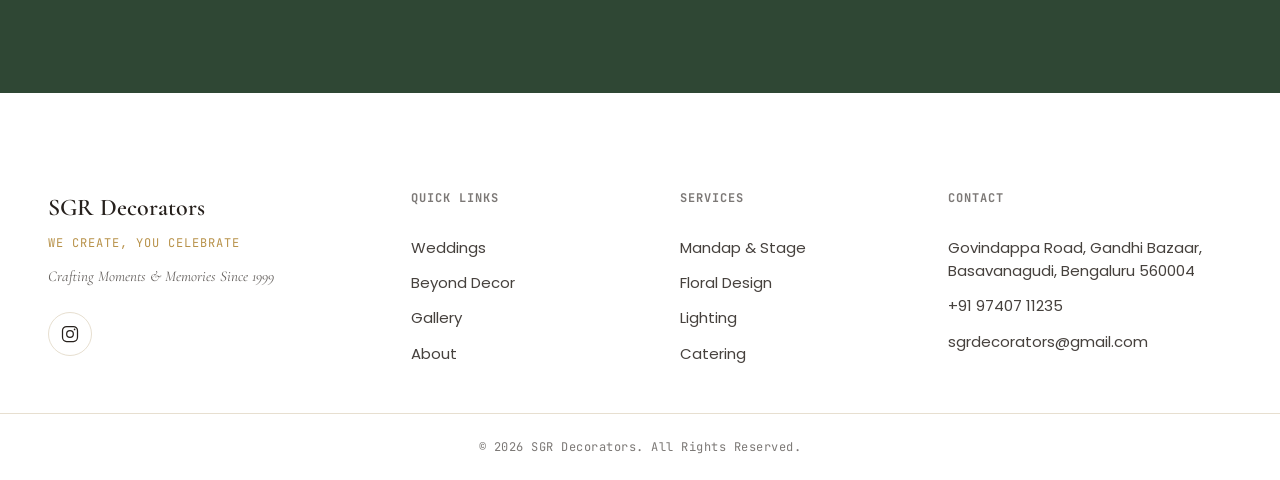
<file: beyond-decor.html>
<!doctype html>
<html lang="en">
<head>
  <meta charset="UTF-8" />
  <meta name="viewport" content="width=device-width, initial-scale=1.0" />
  <title>Beyond Decor — Other Celebrations &amp; Complete Wedding Solutions | SGR Decorators, Bangalore (Bengaluru)</title>
  <meta name="description" content="Engagement, religious function, birthday and corporate event decor, plus complete wedding solutions — bridal makeup, photography, DJ and more — by SGR Decorators in Bangalore (Bengaluru) since 1999." />
  <link rel="canonical" href="https://www.sgrdecorators.com/beyond-decor.html" />
  <meta property="og:type" content="website" />
  <meta property="og:title" content="Beyond Decor — Other Celebrations &amp; Complete Wedding Solutions | SGR Decorators" />
  <meta property="og:description" content="Engagement, religious function, birthday and corporate event decor, plus a trusted partner network for everything else your wedding needs." />
  <meta property="og:image" content="assets/images/moment-ring-ceremony.jpg" />
  <meta property="og:url" content="https://www.sgrdecorators.com/beyond-decor.html" />
  <meta name="twitter:card" content="summary_large_image" />
  <link rel="preconnect" href="https://fonts.googleapis.com" />
  <link rel="preconnect" href="https://fonts.gstatic.com" crossorigin />
  <link href="https://fonts.googleapis.com/css2?family=Cormorant+Garamond:wght@500;600;700&family=Poppins:wght@400;500;600&family=JetBrains+Mono:wght@400;500&display=swap" rel="stylesheet" />
  <link rel="stylesheet" href="css/style.css" />
  <link rel="stylesheet" href="css/mobile-nav.css" />
  <script type="application/ld+json">
  {
    "@context": "https://schema.org",
    "@type": "EventPlanner",
    "name": "SGR Decorators",
    "alternateName": "SGR Decorators Bangalore",
    "foundingDate": "1999",
    "telephone": "+91-97407-11235",
    "email": "sgrdecorators@gmail.com",
    "address": {
      "@type": "PostalAddress",
      "streetAddress": "Govindappa Road, Gandhi Bazaar, Basavanagudi",
      "addressLocality": "Bengaluru",
      "addressRegion": "Karnataka",
      "postalCode": "560004",
      "addressCountry": "IN"
    },
    "areaServed": ["Bengaluru", "Bangalore", "Karnataka"],
    "sameAs": ["https://instagram.com/sgrdecorators"]
  }
  </script>
</head>
<body>

  <header class="site-header">
    <div class="container">
      <a href="./" class="logo">SGR Decorators</a>

      <nav class="site-nav">
        <a href="weddings.html">Weddings</a>
        <a href="beyond-decor.html" class="active">Beyond Decor</a>
        <a href="gallery.html">Gallery</a>
        <a href="about.html">About</a>
        <a href="#contact">Contact</a>
      </nav>

      <div class="header-actions">
        <a class="btn-icon" href="https://wa.me/919740711235" aria-label="Chat on WhatsApp" target="_blank" rel="noopener">
          <svg viewBox="0 0 24 24" fill="none" xmlns="http://www.w3.org/2000/svg">
            <path d="M17.6 6.32A8.86 8.86 0 0 0 3.15 16.8L2 21l4.32-1.13a8.86 8.86 0 0 0 4.24 1.08h.01A8.86 8.86 0 0 0 17.6 6.32ZM10.58 19.4h-.01a7.36 7.36 0 0 1-3.75-1.03l-.27-.16-2.78.73.74-2.71-.18-.28a7.37 7.37 0 0 1 11.6-9.05 7.32 7.32 0 0 1 2.16 5.22 7.36 7.36 0 0 1-7.51 7.28Zm4.04-5.5c-.22-.11-1.3-.64-1.5-.72-.2-.07-.35-.11-.5.11-.14.22-.57.72-.7.86-.13.15-.26.16-.48.05-.22-.1-.92-.34-1.75-1.08a6.56 6.56 0 0 1-1.21-1.5c-.13-.22-.01-.34.1-.46.11-.11.25-.29.37-.43.13-.15.17-.25.25-.41.08-.17.04-.31-.04-.43-.08-.11-.5-1.2-.68-1.64-.18-.43-.36-.37-.5-.38h-.43c-.15 0-.39.06-.6.28-.2.22-.78.76-.78 1.85s.8 2.15.92 2.3c.11.15 1.55 2.38 3.78 3.24 2.22.86 2.22.58 2.62.54.4-.04 1.3-.53 1.48-1.04.18-.51.18-.95.13-1.04-.06-.1-.22-.15-.44-.26Z" fill="currentColor"/>
          </svg>
        </a>
        <a class="btn btn-primary" href="https://topmate.io/sgrdecorators" target="_blank" rel="noopener"><span class="btn-label-full">Book a Free Consultation</span><span class="btn-label-short">Book</span></a>
      </div>

      <button class="nav-toggle" aria-label="Open menu" aria-expanded="false">
        <span></span>
      </button>
    </div>
  </header>

  <nav class="mobile-nav">
    <a href="weddings.html">Weddings</a>
    <a href="beyond-decor.html">Beyond Decor</a>
    <a href="gallery.html">Gallery</a>
    <a href="about.html">About</a>
    <a href="#contact">Contact</a>
    <div class="mobile-nav-actions">
      <a class="btn btn-primary" href="https://topmate.io/sgrdecorators" target="_blank" rel="noopener">Book a Free Consultation</a>
      <a class="btn" style="border:1.5px solid var(--color-hairline); color:var(--color-ink);" href="https://wa.me/919740711235" target="_blank" rel="noopener">WhatsApp Us</a>
    </div>
  </nav>

  <section class="page-hero">
    <div class="page-hero-media">
      <img src="assets/images/moment-ring-ceremony.jpg" alt="Engagement ring ceremony decor by SGR Decorators" />
    </div>
    <div class="page-hero-scrim"></div>
    <div class="page-hero-content container">
      <p class="hero-eyebrow">Home / Beyond Decor</p>
      <h1 class="page-hero-title">Beyond Decor.</h1>
      <p class="page-hero-sub">From engagement ceremonies, sacred pujas and milestone birthdays to the trusted partners who bring the rest of your wedding day together &mdash; we help you plan every detail, not just the decor.</p>
    </div>
  </section>

  <section class="section-wrap">
    <div class="container">
      <p class="wedding-intro">Comprehensive event styling for engagements, corporate events, and religious functions, plus a trusted partner network for everything else your wedding needs &mdash; all coordinated through one point of contact.</p>
    </div>
  </section>

  <section class="section-wrap">
    <div class="container">
      <p class="section-eyebrow section-eyebrow--center">Other Celebrations We Style</p>
      <h2 class="section-title section-title--center">Every Occasion, Beautifully Decorated</h2>

      <div class="celebrations-grid">
        <article class="celebration-card">
          <img src="assets/images/moment-ring-petals.jpg" alt="Ring ceremony with falling petals styled by SGR Decorators" loading="lazy" />
          <div class="celebration-card-scrim"></div>
          <div class="celebration-card-content">
            <h3>Engagements</h3>
            <p>Romantic ring-ceremony styling with floral arches, petal showers, and elegant seating &mdash; set the scene for the moment you say yes.</p>
            <a class="celebration-card-link" href="#contact">Enquire &rarr;</a>
          </div>
        </article>

        <article class="celebration-card">
          <img src="assets/images/moment-ritual-hands.jpg" alt="Sacred ritual decor detail styled by SGR Decorators" loading="lazy" />
          <div class="celebration-card-scrim"></div>
          <div class="celebration-card-content">
            <h3>Religious Functions</h3>
            <p>Gruhapravesha, pujas and housewarmings styled with fresh garlands, traditional motifs and a sense of sanctity, true to your customs.</p>
            <a class="celebration-card-link" href="#contact">Enquire &rarr;</a>
          </div>
        </article>

        <article class="celebration-card celebration-card--icon">
          <span class="celebration-icon">
            <svg viewBox="0 0 24 24" fill="none" xmlns="http://www.w3.org/2000/svg"><path d="M12 2v4M12 18v4M4 12H2m20 0h-2M5.6 5.6l1.4 1.4m9.9 9.9l1.4 1.4M5.6 18.4l1.4-1.4m9.9-9.9l1.4-1.4" stroke="currentColor" stroke-width="1.5" stroke-linecap="round"/><circle cx="12" cy="12" r="5" stroke="currentColor" stroke-width="1.5"/></svg>
          </span>
          <h3>Birthdays &amp; Anniversaries</h3>
          <p>Themed kids&rsquo; birthdays, milestone anniversaries and family celebrations &mdash; festive, colorful setups designed around your theme.</p>
          <a class="celebration-card-link" href="#contact">Enquire &rarr;</a>
        </article>

        <article class="celebration-card celebration-card--icon">
          <span class="celebration-icon">
            <svg viewBox="0 0 24 24" fill="none" xmlns="http://www.w3.org/2000/svg"><path d="M3 21V9l9-6 9 6v12M9 21v-6h6v6" stroke="currentColor" stroke-width="1.5" stroke-linecap="round" stroke-linejoin="round"/><path d="M7 12h.01M17 12h.01M7 16h.01M17 16h.01" stroke="currentColor" stroke-width="1.5" stroke-linecap="round"/></svg>
          </span>
          <h3>Corporate Events</h3>
          <p>Annual galas, product launches and brand activations styled with elegant, sophisticated decor that matches your brand identity.</p>
          <a class="celebration-card-link" href="#contact">Enquire &rarr;</a>
        </article>
      </div>
    </div>
  </section>

  <section class="services" style="border-top: 1px solid var(--color-hairline); padding-top: var(--space-xxl);">
    <div class="container">
      <p class="section-eyebrow section-eyebrow--center">Complete Wedding Solutions</p>
      <h2 class="section-title section-title--center">Trusted Partners, One Point of Contact</h2>
      <p class="wedding-intro" style="margin-bottom: var(--space-xxl);">Planning a wedding takes more than decor. Through our trusted network of partners, we help coordinate every other piece of your big day &mdash; so you have one point of contact from start to finish.</p>

      <div class="services-grid">
        <div class="service-card">
          <span class="service-icon">
            <svg viewBox="0 0 24 24" fill="none" xmlns="http://www.w3.org/2000/svg"><circle cx="12" cy="12" r="4" stroke="currentColor" stroke-width="1.5"/><path d="M12 2v3M12 19v3M4.2 4.2l2.1 2.1M17.7 17.7l2.1 2.1M2 12h3M19 12h3M4.2 19.8l2.1-2.1M17.7 6.3l2.1-2.1" stroke="currentColor" stroke-width="1.5" stroke-linecap="round"/></svg>
          </span>
          <h3>Bridal Makeup</h3>
          <p>Trusted bridal makeup artists for every ceremony, from haldi to the wedding day.</p>
        </div>
        <div class="service-card">
          <span class="service-icon">
            <svg viewBox="0 0 24 24" fill="none" xmlns="http://www.w3.org/2000/svg"><path d="M3 12c2-4 5-6 9-6s7 2 9 6c-2 4-5 6-9 6s-7-2-9-6Z" stroke="currentColor" stroke-width="1.5" stroke-linejoin="round"/><circle cx="12" cy="12" r="2.5" stroke="currentColor" stroke-width="1.5"/></svg>
          </span>
          <h3>Mehendi</h3>
          <p>Skilled mehendi artists for intricate, occasion-ready bridal and guest designs.</p>
        </div>
        <div class="service-card">
          <span class="service-icon">
            <svg viewBox="0 0 24 24" fill="none" xmlns="http://www.w3.org/2000/svg"><rect x="3" y="7" width="18" height="13" rx="2" stroke="currentColor" stroke-width="1.5"/><circle cx="12" cy="13.5" r="3.5" stroke="currentColor" stroke-width="1.5"/><path d="M8 7l1.5-3h5L16 7" stroke="currentColor" stroke-width="1.5" stroke-linejoin="round"/></svg>
          </span>
          <h3>Photography</h3>
          <p>Candid and traditional wedding photography that captures every emotion.</p>
        </div>
        <div class="service-card">
          <span class="service-icon">
            <svg viewBox="0 0 24 24" fill="none" xmlns="http://www.w3.org/2000/svg"><rect x="2" y="6" width="14" height="12" rx="2" stroke="currentColor" stroke-width="1.5"/><path d="M16 10l5-3v10l-5-3" stroke="currentColor" stroke-width="1.5" stroke-linejoin="round"/></svg>
          </span>
          <h3>Cinematography</h3>
          <p>Wedding films and highlight reels that relive your day for years to come.</p>
        </div>
        <div class="service-card">
          <span class="service-icon">
            <svg viewBox="0 0 24 24" fill="none" xmlns="http://www.w3.org/2000/svg"><path d="M3 16V9a1 1 0 0 1 1-1h11l4 4v4" stroke="currentColor" stroke-width="1.5" stroke-linejoin="round"/><circle cx="7" cy="17" r="1.8" stroke="currentColor" stroke-width="1.5"/><circle cx="17" cy="17" r="1.8" stroke="currentColor" stroke-width="1.5"/><path d="M3 16h2M19 16h2" stroke="currentColor" stroke-width="1.5" stroke-linecap="round"/></svg>
          </span>
          <h3>Transportation</h3>
          <p>Bridal cars, guest transport and logistics, planned and coordinated for you.</p>
        </div>
        <div class="service-card">
          <span class="service-icon">
            <svg viewBox="0 0 24 24" fill="none" xmlns="http://www.w3.org/2000/svg"><path d="M4 16V9a8 8 0 0 1 16 0v7" stroke="currentColor" stroke-width="1.5" stroke-linecap="round"/><rect x="2" y="14" width="5" height="6" rx="1.5" stroke="currentColor" stroke-width="1.5"/><rect x="17" y="14" width="5" height="6" rx="1.5" stroke="currentColor" stroke-width="1.5"/></svg>
          </span>
          <h3>DJ</h3>
          <p>Curated music and sound across your ceremony, sangeet and reception.</p>
        </div>
        <div class="service-card">
          <span class="service-icon">
            <svg viewBox="0 0 24 24" fill="none" xmlns="http://www.w3.org/2000/svg"><path d="M9 18V5l10-2v13" stroke="currentColor" stroke-width="1.5" stroke-linejoin="round"/><circle cx="6" cy="18" r="3" stroke="currentColor" stroke-width="1.5"/><circle cx="16" cy="16" r="3" stroke="currentColor" stroke-width="1.5"/></svg>
          </span>
          <h3>Entertainment</h3>
          <p>Live performers, dancers and acts that keep your celebration alive all night.</p>
        </div>
        <div class="service-card">
          <span class="service-icon">
            <svg viewBox="0 0 24 24" fill="none" xmlns="http://www.w3.org/2000/svg"><rect x="5" y="3" width="14" height="18" rx="2" stroke="currentColor" stroke-width="1.5"/><path d="M9 3h6v3H9z" stroke="currentColor" stroke-width="1.5" stroke-linejoin="round"/><path d="M8 12h8M8 16h8" stroke="currentColor" stroke-width="1.5" stroke-linecap="round"/></svg>
          </span>
          <h3>Event Coordination</h3>
          <p>One point of contact managing every vendor, so your day runs seamlessly.</p>
        </div>
      </div>
    </div>
  </section>

  <section class="final-cta">
    <div class="container final-cta-inner">
      <h2 class="final-cta-title">Ready to Plan Your Perfect Event?</h2>
      <p class="final-cta-sub">Whatever the occasion, let us handle the details, so you can enjoy every moment of it.</p>
      <div class="final-cta-actions">
        <a class="btn btn-primary" href="https://topmate.io/sgrdecorators" target="_blank" rel="noopener">Book a Free Consultation</a>
        <a class="btn btn-ghost" href="https://wa.me/919740711235" target="_blank" rel="noopener">WhatsApp Us</a>
      </div>
    </div>
  </section>

  <footer class="site-footer" id="contact">
    <div class="container footer-grid">
      <div class="footer-brand">
        <p class="footer-logo">SGR Decorators</p>
        <p class="footer-tagline">We Create, You Celebrate</p>
        <p class="footer-tagline footer-tagline--secondary">Crafting Moments &amp; Memories Since 1999</p>
        <a class="btn-icon footer-instagram-icon" href="https://instagram.com/sgrdecorators" target="_blank" rel="noopener" aria-label="SGR Decorators on Instagram">
          <svg viewBox="0 0 24 24" fill="none" xmlns="http://www.w3.org/2000/svg"><rect x="3" y="3" width="18" height="18" rx="5" stroke="currentColor" stroke-width="1.5"/><circle cx="12" cy="12" r="4" stroke="currentColor" stroke-width="1.5"/><circle cx="17.5" cy="6.5" r="1" fill="currentColor"/></svg>
        </a>
      </div>

      <nav class="footer-col">
        <h4>Quick Links</h4>
        <a href="weddings.html">Weddings</a>
        <a href="beyond-decor.html">Beyond Decor</a>
        <a href="gallery.html">Gallery</a>
        <a href="about.html">About</a>
      </nav>

      <nav class="footer-col">
        <h4>Services</h4>
        <a href="weddings.html#mandap">Mandap &amp; Stage</a>
        <a href="weddings.html#floral">Floral Design</a>
        <a href="weddings.html#lighting">Lighting</a>
        <a href="index.html#services">Catering</a>
      </nav>

      <div class="footer-col">
        <h4>Contact</h4>
        <p>Govindappa Road, Gandhi Bazaar,<br />Basavanagudi, Bengaluru 560004</p>
        <a href="tel:+919740711235">+91 97407 11235</a>
        <a href="mailto:sgrdecorators@gmail.com">sgrdecorators@gmail.com</a>
      </div>
    </div>

    <div class="container footer-bottom">
      <p>&copy; 2026 SGR Decorators. All Rights Reserved.</p>
    </div>
  </footer>

  <div class="floating-cta-group">
    <a class="floating-cta floating-cta--inquiry" href="https://topmate.io/sgrdecorators" target="_blank" rel="noopener" aria-label="Book a Free Consultation">
      <svg viewBox="0 0 24 24" fill="none" xmlns="http://www.w3.org/2000/svg">
        <path d="M8 2v3M16 2v3M3.5 9h17M5 5h14a1 1 0 0 1 1 1v13a1 1 0 0 1-1 1H5a1 1 0 0 1-1-1V6a1 1 0 0 1 1-1Z" stroke="currentColor" stroke-width="1.5" stroke-linecap="round" stroke-linejoin="round"/>
        <path d="M9 14l2 2 4-4" stroke="currentColor" stroke-width="1.5" stroke-linecap="round" stroke-linejoin="round"/>
      </svg>
    </a>
    <a class="floating-cta" href="https://wa.me/919740711235" target="_blank" rel="noopener" aria-label="Chat with us on WhatsApp">
      <span class="floating-cta-ring"></span>
      <svg viewBox="0 0 24 24" fill="none" xmlns="http://www.w3.org/2000/svg">
        <path d="M17.6 6.32A8.86 8.86 0 0 0 3.15 16.8L2 21l4.32-1.13a8.86 8.86 0 0 0 4.24 1.08h.01A8.86 8.86 0 0 0 17.6 6.32ZM10.58 19.4h-.01a7.36 7.36 0 0 1-3.75-1.03l-.27-.16-2.78.73.74-2.71-.18-.28a7.37 7.37 0 0 1 11.6-9.05 7.32 7.32 0 0 1 2.16 5.22 7.36 7.36 0 0 1-7.51 7.28Zm4.04-5.5c-.22-.11-1.3-.64-1.5-.72-.2-.07-.35-.11-.5.11-.14.22-.57.72-.7.86-.13.15-.26.16-.48.05-.22-.1-.92-.34-1.75-1.08a6.56 6.56 0 0 1-1.21-1.5c-.13-.22-.01-.34.1-.46.11-.11.25-.29.37-.43.13-.15.17-.25.25-.41.08-.17.04-.31-.04-.43-.08-.11-.5-1.2-.68-1.64-.18-.43-.36-.37-.5-.38h-.43c-.15 0-.39.06-.6.28-.2.22-.78.76-.78 1.85s.8 2.15.92 2.3c.11.15 1.55 2.38 3.78 3.24 2.22.86 2.22.58 2.62.54.4-.04 1.3-.53 1.48-1.04.18-.51.18-.95.13-1.04-.06-.1-.22-.15-.44-.26Z" fill="currentColor"/>
      </svg>
    </a>
  </div>

  <script src="js/main.js"></script>
</body>
</html>
</file>
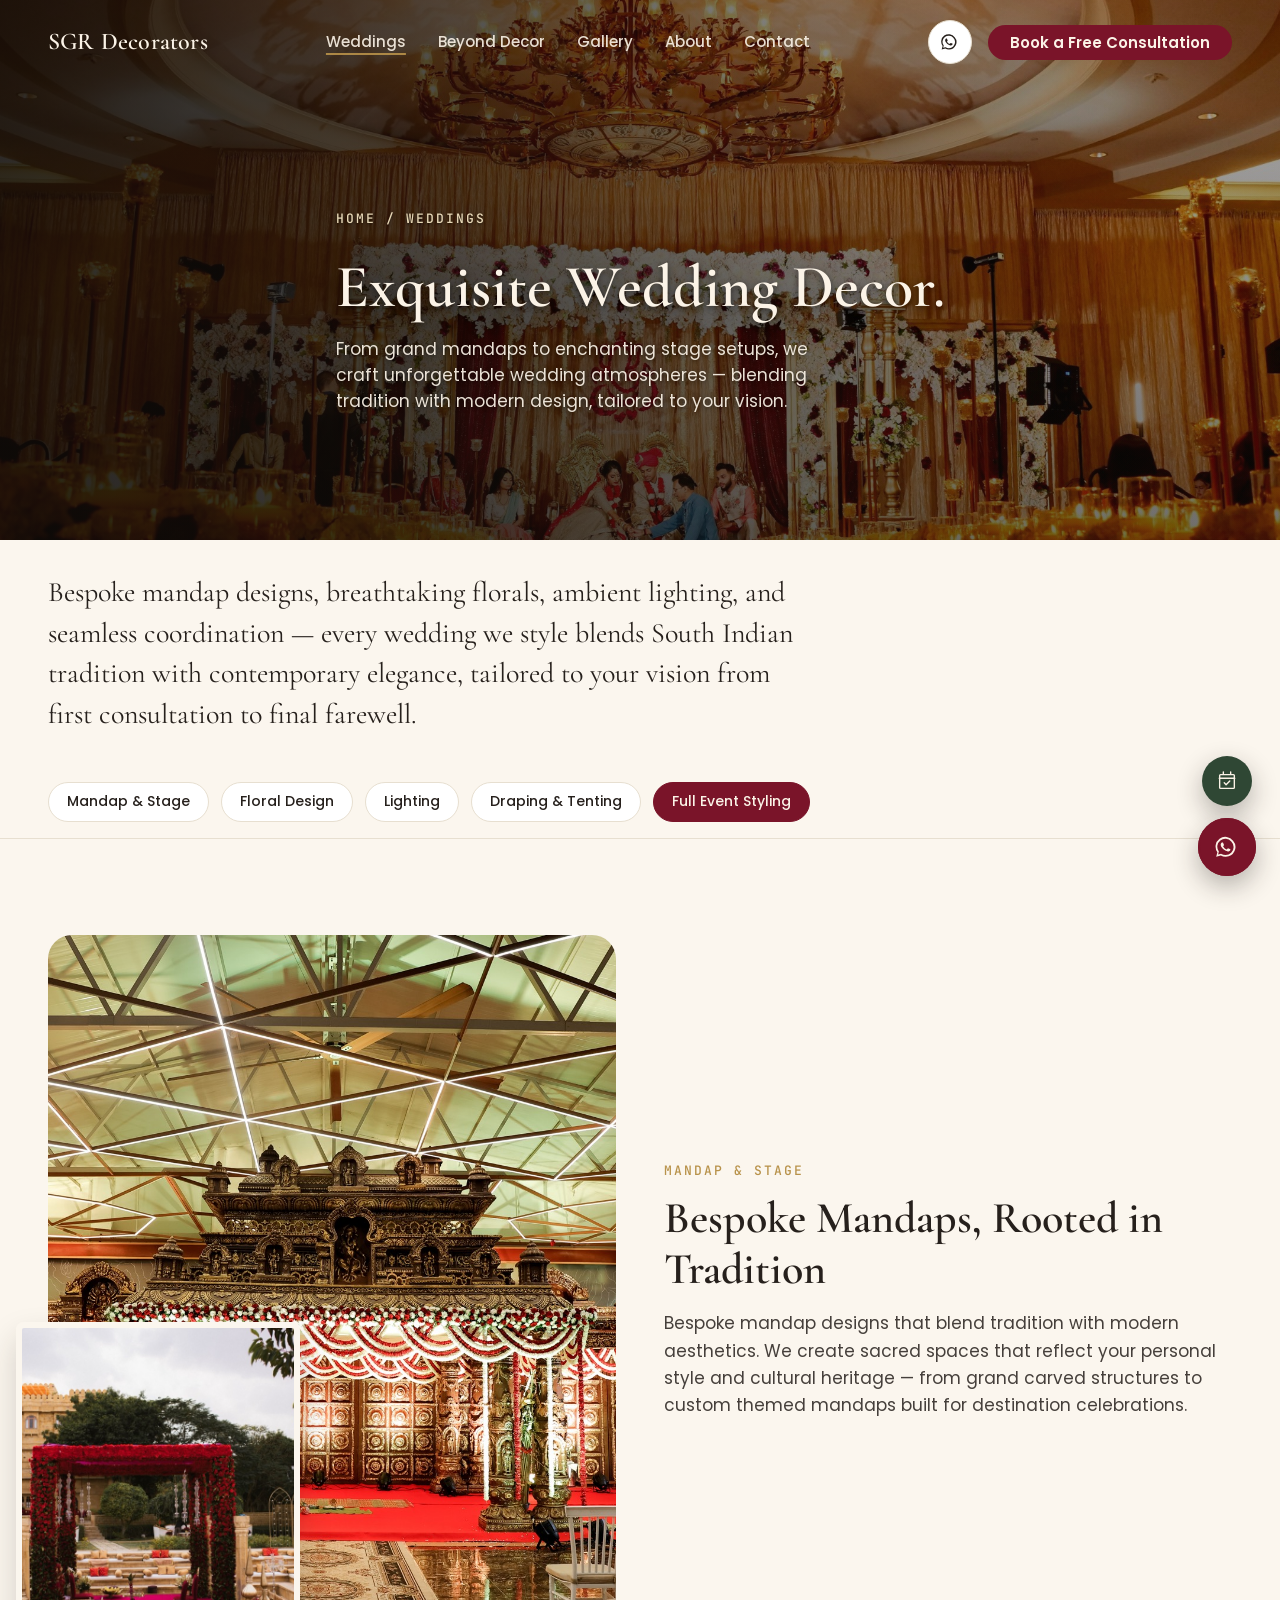
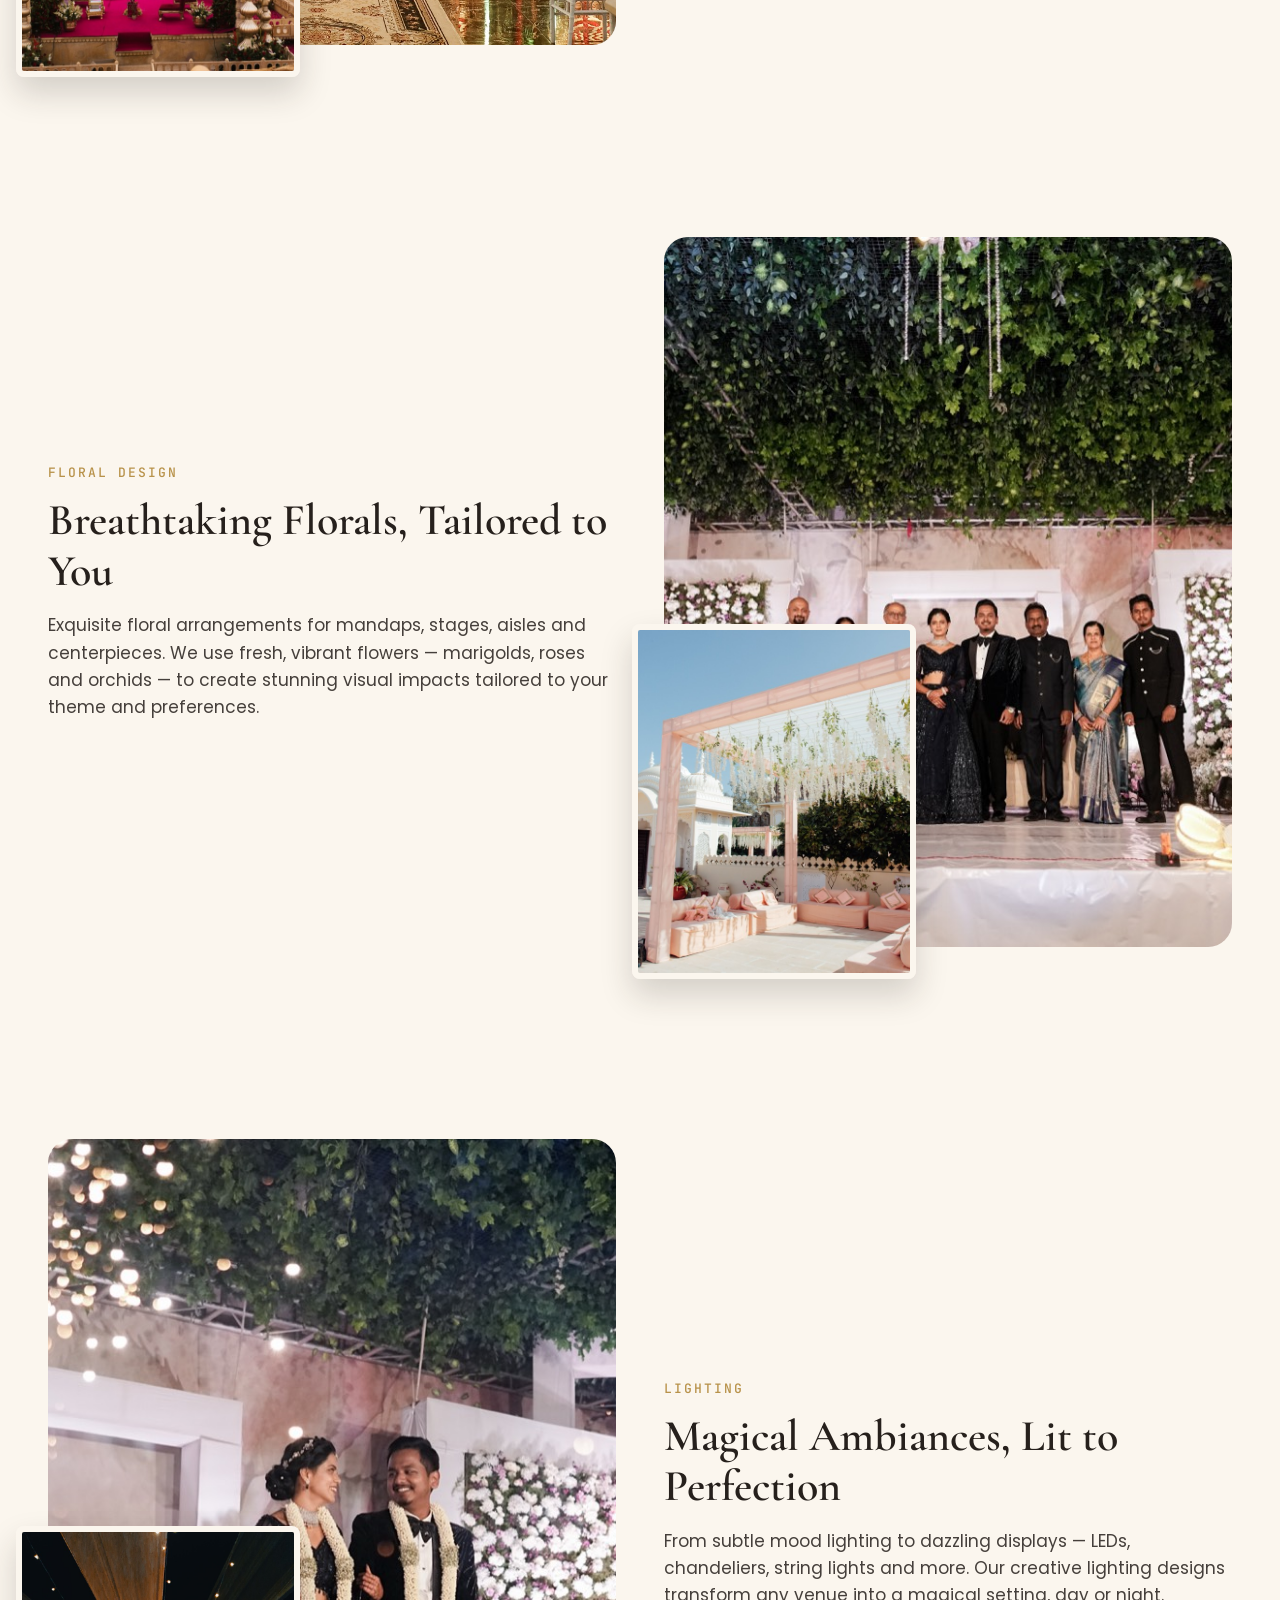
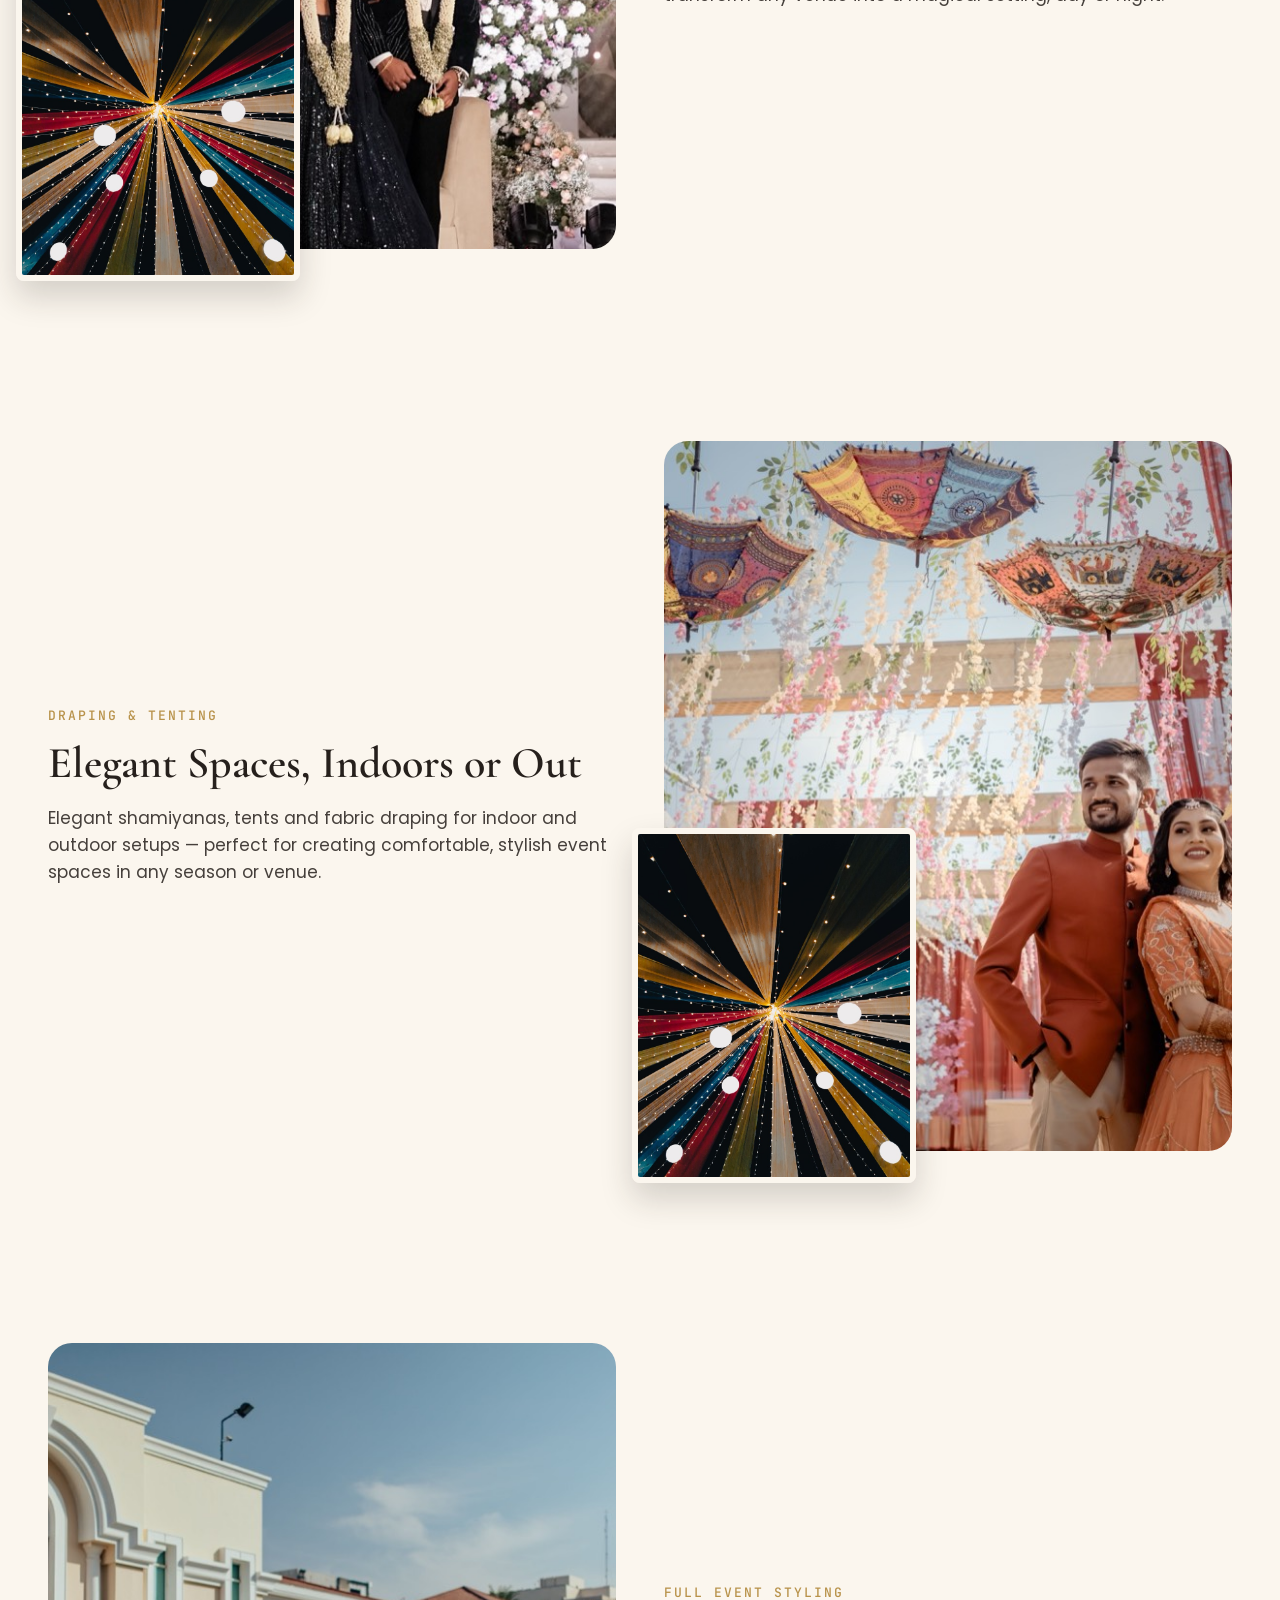
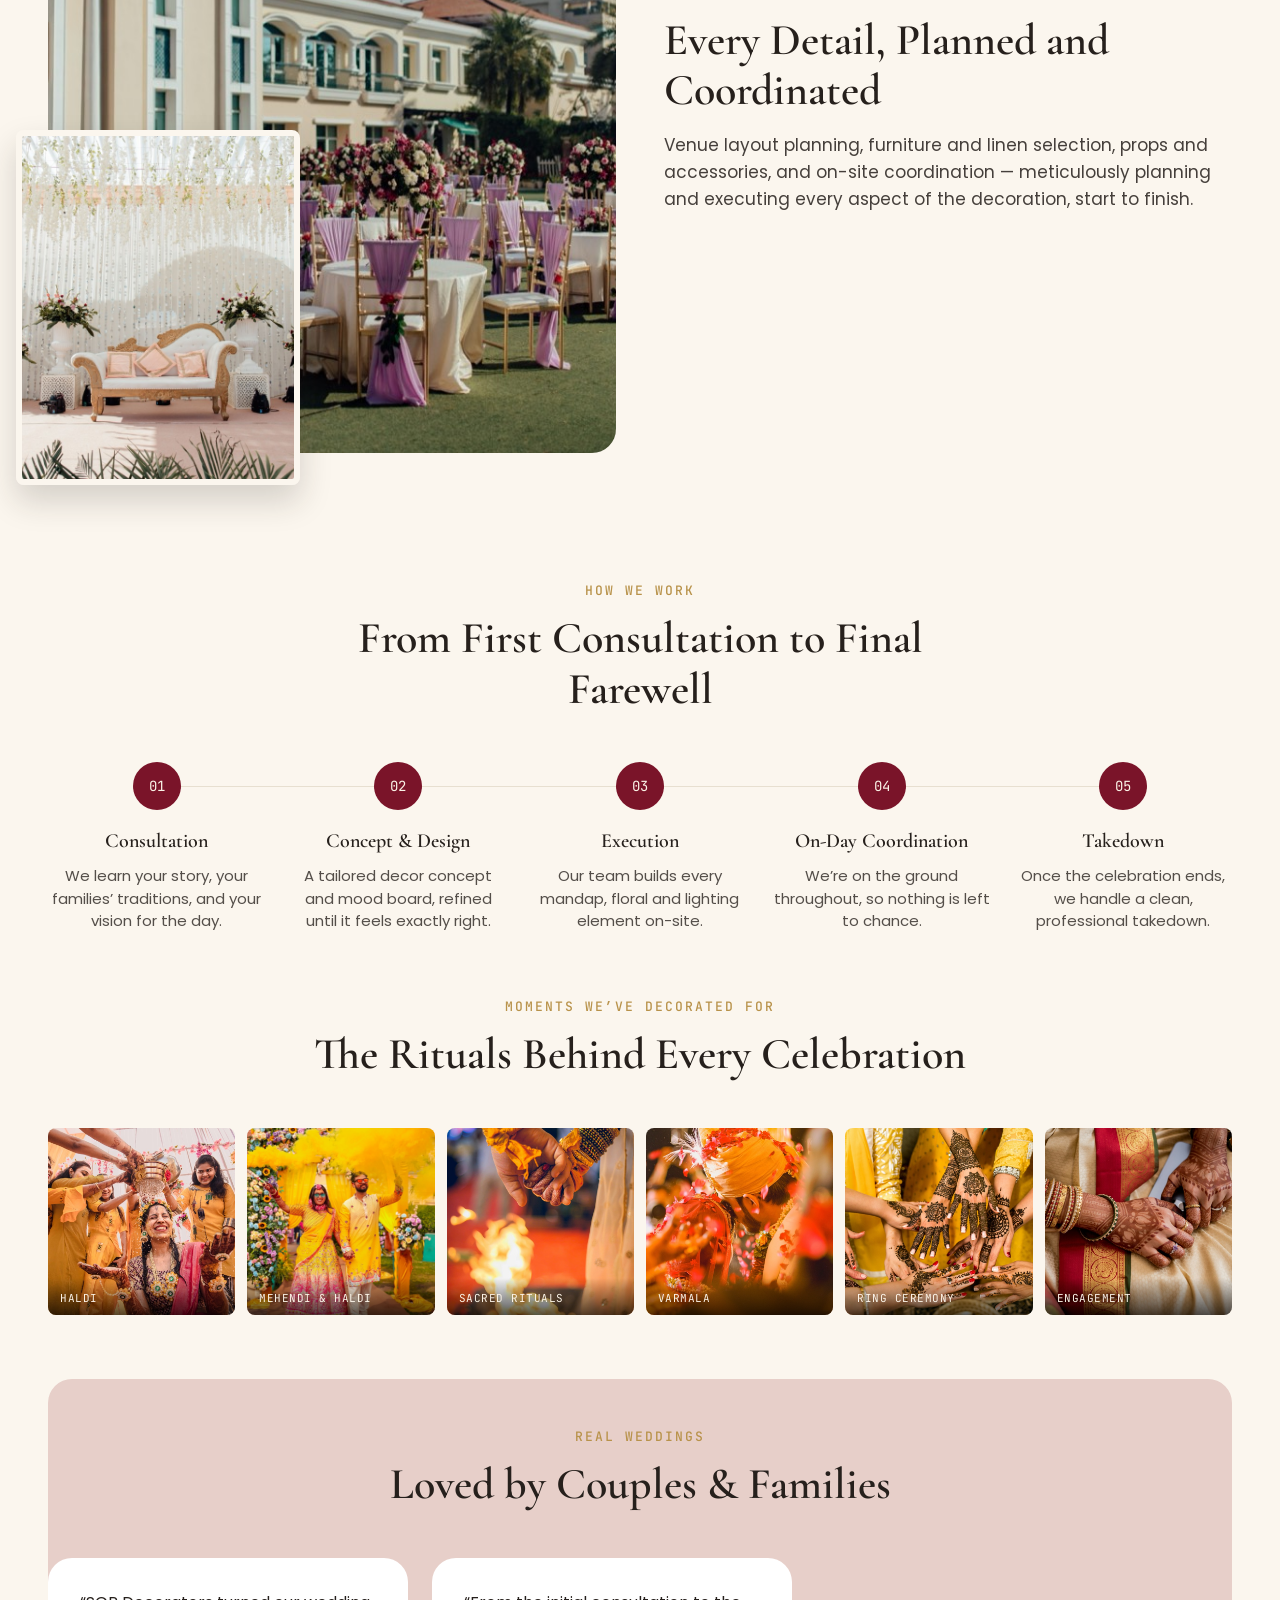
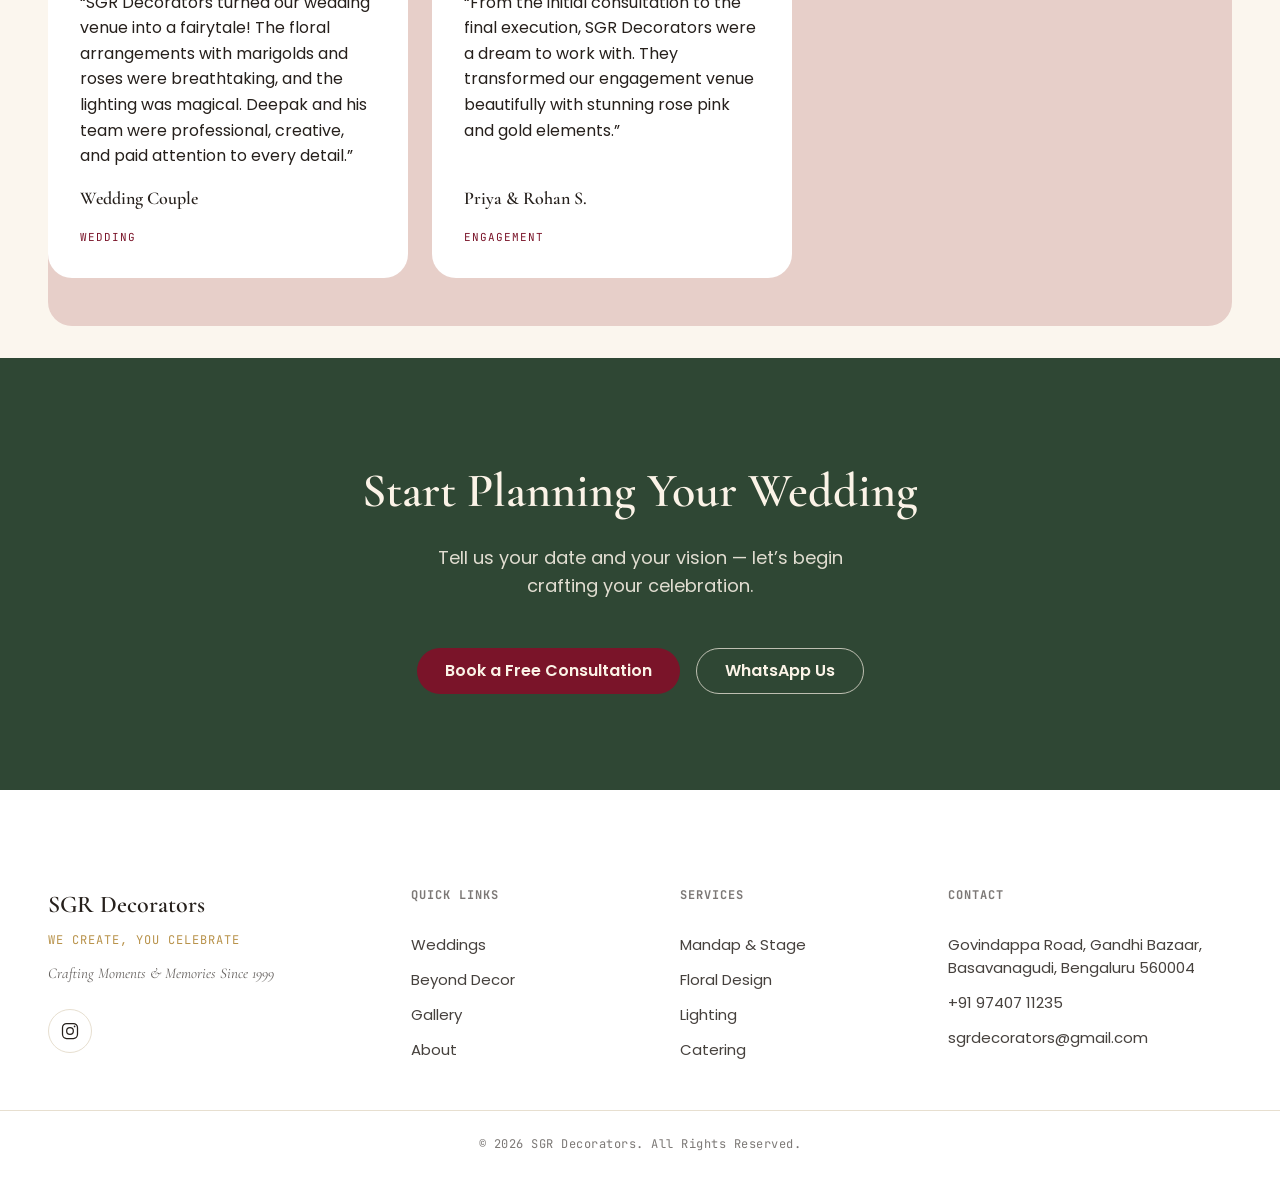
<file: weddings.html>
<!doctype html>
<html lang="en">
<head>
  <meta charset="UTF-8" />
  <meta name="viewport" content="width=device-width, initial-scale=1.0" />
  <title>Wedding Decoration &amp; Styling in Bangalore (Bengaluru) — SGR Decorators</title>
  <meta name="description" content="Mandap design, floral, lighting, draping, catering and full event styling for weddings in Bangalore (Bengaluru) by SGR Decorators — 27+ years of crafting wedding celebrations since 1999." />
  <link rel="canonical" href="https://www.sgrdecorators.com/weddings.html" />
  <meta property="og:type" content="website" />
  <meta property="og:title" content="Wedding Decoration &amp; Styling in Bangalore (Bengaluru) — SGR Decorators" />
  <meta property="og:description" content="Mandap design, floral, lighting, draping, catering and full event styling for weddings — 27+ years of experience." />
  <meta property="og:image" content="assets/images/gallery-ballroom-chandelier.jpg" />
  <meta property="og:url" content="https://www.sgrdecorators.com/weddings.html" />
  <meta name="twitter:card" content="summary_large_image" />
  <link rel="preconnect" href="https://fonts.googleapis.com" />
  <link rel="preconnect" href="https://fonts.gstatic.com" crossorigin />
  <link href="https://fonts.googleapis.com/css2?family=Cormorant+Garamond:wght@500;600;700&family=Poppins:wght@400;500;600&family=JetBrains+Mono:wght@400;500&display=swap" rel="stylesheet" />
  <link rel="stylesheet" href="css/style.css" />
  <link rel="stylesheet" href="css/mobile-nav.css" />
  <script type="application/ld+json">
  {
    "@context": "https://schema.org",
    "@type": "Service",
    "serviceType": "Wedding Decoration",
    "provider": {
      "@type": "EventPlanner",
      "name": "SGR Decorators",
      "foundingDate": "1999",
      "telephone": "+91-97407-11235",
      "address": {
        "@type": "PostalAddress",
        "streetAddress": "Govindappa Road, Gandhi Bazaar, Basavanagudi",
        "addressLocality": "Bengaluru",
        "addressRegion": "Karnataka",
        "postalCode": "560004",
        "addressCountry": "IN"
      }
    },
    "areaServed": ["Bengaluru", "Bangalore", "Karnataka"]
  }
  </script>
</head>
<body>

  <header class="site-header">
    <div class="container">
      <a href="./" class="logo">SGR Decorators</a>

      <nav class="site-nav">
        <a href="weddings.html" class="active">Weddings</a>
        <a href="beyond-decor.html">Beyond Decor</a>
        <a href="gallery.html">Gallery</a>
        <a href="about.html">About</a>
        <a href="#contact">Contact</a>
      </nav>

      <div class="header-actions">
        <a class="btn-icon" href="https://wa.me/919740711235" aria-label="Chat on WhatsApp" target="_blank" rel="noopener">
          <svg viewBox="0 0 24 24" fill="none" xmlns="http://www.w3.org/2000/svg">
            <path d="M17.6 6.32A8.86 8.86 0 0 0 3.15 16.8L2 21l4.32-1.13a8.86 8.86 0 0 0 4.24 1.08h.01A8.86 8.86 0 0 0 17.6 6.32ZM10.58 19.4h-.01a7.36 7.36 0 0 1-3.75-1.03l-.27-.16-2.78.73.74-2.71-.18-.28a7.37 7.37 0 0 1 11.6-9.05 7.32 7.32 0 0 1 2.16 5.22 7.36 7.36 0 0 1-7.51 7.28Zm4.04-5.5c-.22-.11-1.3-.64-1.5-.72-.2-.07-.35-.11-.5.11-.14.22-.57.72-.7.86-.13.15-.26.16-.48.05-.22-.1-.92-.34-1.75-1.08a6.56 6.56 0 0 1-1.21-1.5c-.13-.22-.01-.34.1-.46.11-.11.25-.29.37-.43.13-.15.17-.25.25-.41.08-.17.04-.31-.04-.43-.08-.11-.5-1.2-.68-1.64-.18-.43-.36-.37-.5-.38h-.43c-.15 0-.39.06-.6.28-.2.22-.78.76-.78 1.85s.8 2.15.92 2.3c.11.15 1.55 2.38 3.78 3.24 2.22.86 2.22.58 2.62.54.4-.04 1.3-.53 1.48-1.04.18-.51.18-.95.13-1.04-.06-.1-.22-.15-.44-.26Z" fill="currentColor"/>
          </svg>
        </a>
        <a class="btn btn-primary" href="https://topmate.io/sgrdecorators" target="_blank" rel="noopener"><span class="btn-label-full">Book a Free Consultation</span><span class="btn-label-short">Book</span></a>
      </div>

      <button class="nav-toggle" aria-label="Open menu" aria-expanded="false">
        <span></span>
      </button>
    </div>
  </header>

  <nav class="mobile-nav">
    <a href="weddings.html">Weddings</a>
    <a href="beyond-decor.html">Beyond Decor</a>
    <a href="gallery.html">Gallery</a>
    <a href="about.html">About</a>
    <a href="#contact">Contact</a>
    <div class="mobile-nav-actions">
      <a class="btn btn-primary" href="https://topmate.io/sgrdecorators" target="_blank" rel="noopener">Book a Free Consultation</a>
      <a class="btn" style="border:1.5px solid var(--color-hairline); color:var(--color-ink);" href="https://wa.me/919740711235" target="_blank" rel="noopener">WhatsApp Us</a>
    </div>
  </nav>

  <section class="page-hero">
    <div class="page-hero-media">
      <img src="assets/images/gallery-ballroom-chandelier.jpg" alt="Grand ballroom wedding mandap with gold chandelier and floral arch by SGR Decorators" />
    </div>
    <div class="page-hero-scrim"></div>
    <div class="page-hero-content container">
      <p class="hero-eyebrow">Home / Weddings</p>
      <h1 class="page-hero-title">Exquisite Wedding Decor.</h1>
      <p class="page-hero-sub">From grand mandaps to enchanting stage setups, we craft unforgettable wedding atmospheres — blending tradition with modern design, tailored to your vision.</p>
    </div>
  </section>

  <section class="section-wrap">
    <div class="container">
      <p class="wedding-intro">Bespoke mandap designs, breathtaking florals, ambient lighting, and seamless coordination &mdash; every wedding we style blends South Indian tradition with contemporary elegance, tailored to your vision from first consultation to final farewell.</p>
    </div>
  </section>

  <nav class="subnav-wrap">
    <div class="container subnav-track">
      <a href="#mandap" class="subnav-pill">Mandap &amp; Stage</a>
      <a href="#floral" class="subnav-pill">Floral Design</a>
      <a href="#lighting" class="subnav-pill">Lighting</a>
      <a href="#draping" class="subnav-pill">Draping &amp; Tenting</a>
      <a href="#styling" class="subnav-pill">Full Event Styling</a>
    </div>
  </nav>

  <section class="category-section" id="mandap">
    <div class="container category-grid">
      <div class="category-media">
        <img class="primary" src="assets/images/hero-mandap.jpg" alt="Ornate carved wedding mandap with red and gold drapery by SGR Decorators" loading="lazy" />
        <img class="secondary" src="assets/images/wedding-mandap-pastel.jpg" alt="Pastel destination wedding mandap styled by SGR Decorators" loading="lazy" />
      </div>
      <div class="category-copy">
        <p class="section-eyebrow">Mandap &amp; Stage</p>
        <h2 class="section-title">Bespoke Mandaps, Rooted in Tradition</h2>
        <p>Bespoke mandap designs that blend tradition with modern aesthetics. We create sacred spaces that reflect your personal style and cultural heritage &mdash; from grand carved structures to custom themed mandaps built for destination celebrations.</p>
      </div>
    </div>
  </section>

  <section class="category-section is-reverse" id="floral">
    <div class="container category-grid">
      <div class="category-media">
        <img class="primary" src="assets/images/wedding-floral-stage.jpg" alt="Floral wedding stage with hanging greenery and marigold garlands by SGR Decorators" loading="lazy" />
        <img class="secondary" src="assets/images/wedding-floral-backdrop.jpg" alt="White floral stage backdrop styled by SGR Decorators" loading="lazy" />
      </div>
      <div class="category-copy">
        <p class="section-eyebrow">Floral Design</p>
        <h2 class="section-title">Breathtaking Florals, Tailored to You</h2>
        <p>Exquisite floral arrangements for mandaps, stages, aisles and centerpieces. We use fresh, vibrant flowers &mdash; marigolds, roses and orchids &mdash; to create stunning visual impacts tailored to your theme and preferences.</p>
      </div>
    </div>
  </section>

  <section class="category-section" id="lighting">
    <div class="container category-grid">
      <div class="category-media">
        <img class="primary" src="assets/images/gallery-reception-night.jpg" alt="Reception stage with fairy lights and floral backdrop by SGR Decorators" loading="lazy" />
        <img class="secondary" src="assets/images/wedding-lighting-canopy.jpg" alt="Decorative lighting canopy with string lights by SGR Decorators" loading="lazy" />
      </div>
      <div class="category-copy">
        <p class="section-eyebrow">Lighting</p>
        <h2 class="section-title">Magical Ambiances, Lit to Perfection</h2>
        <p>From subtle mood lighting to dazzling displays &mdash; LEDs, chandeliers, string lights and more. Our creative lighting designs transform any venue into a magical setting, day or night.</p>
      </div>
    </div>
  </section>

  <section class="category-section is-reverse" id="draping">
    <div class="container category-grid">
      <div class="category-media">
        <img class="primary" src="assets/images/wedding-draping-entrance.jpg" alt="Mehendi entrance decor with red drapery and floral streamers by SGR Decorators" loading="lazy" />
        <img class="secondary" src="assets/images/wedding-lighting-canopy.jpg" alt="Fabric draping and canopy detail by SGR Decorators" loading="lazy" />
      </div>
      <div class="category-copy">
        <p class="section-eyebrow">Draping &amp; Tenting</p>
        <h2 class="section-title">Elegant Spaces, Indoors or Out</h2>
        <p>Elegant shamiyanas, tents and fabric draping for indoor and outdoor setups &mdash; perfect for creating comfortable, stylish event spaces in any season or venue.</p>
      </div>
    </div>
  </section>

  <section class="category-section" id="styling">
    <div class="container category-grid">
      <div class="category-media">
        <img class="primary" src="assets/images/wedding-styling-tables.jpg" alt="Styled outdoor reception tables with floral centerpieces by SGR Decorators" loading="lazy" />
        <img class="secondary" src="assets/images/wedding-styling-detail.jpg" alt="Styled table detail with candles and florals by SGR Decorators" loading="lazy" />
      </div>
      <div class="category-copy">
        <p class="section-eyebrow">Full Event Styling</p>
        <h2 class="section-title">Every Detail, Planned and Coordinated</h2>
        <p>Venue layout planning, furniture and linen selection, props and accessories, and on-site coordination &mdash; meticulously planning and executing every aspect of the decoration, start to finish.</p>
      </div>
    </div>
  </section>

  <section class="section-wrap process-section">
    <div class="container">
      <p class="section-eyebrow section-eyebrow--center">How We Work</p>
      <h2 class="section-title section-title--center">From First Consultation to Final Farewell</h2>

      <div class="process-stepper">
        <div class="process-step">
          <span class="process-num">01</span>
          <h3>Consultation</h3>
          <p>We learn your story, your families&rsquo; traditions, and your vision for the day.</p>
        </div>
        <div class="process-step">
          <span class="process-num">02</span>
          <h3>Concept &amp; Design</h3>
          <p>A tailored decor concept and mood board, refined until it feels exactly right.</p>
        </div>
        <div class="process-step">
          <span class="process-num">03</span>
          <h3>Execution</h3>
          <p>Our team builds every mandap, floral and lighting element on-site.</p>
        </div>
        <div class="process-step">
          <span class="process-num">04</span>
          <h3>On-Day Coordination</h3>
          <p>We&rsquo;re on the ground throughout, so nothing is left to chance.</p>
        </div>
        <div class="process-step">
          <span class="process-num">05</span>
          <h3>Takedown</h3>
          <p>Once the celebration ends, we handle a clean, professional takedown.</p>
        </div>
      </div>
    </div>
  </section>

  <section class="section-wrap">
    <div class="container">
      <p class="section-eyebrow section-eyebrow--center">Moments We&rsquo;ve Decorated For</p>
      <h2 class="section-title section-title--center">The Rituals Behind Every Celebration</h2>

      <div class="moments-grid">
        <div class="moment-tile">
          <img src="assets/images/moment-haldi-group.jpg" alt="Haldi ceremony decor styled by SGR Decorators" loading="lazy" />
          <span class="moment-label">Haldi</span>
        </div>
        <div class="moment-tile">
          <img src="assets/images/moment-haldi-couple.jpg" alt="Couple at a vibrant haldi ceremony styled by SGR Decorators" loading="lazy" />
          <span class="moment-label">Mehendi &amp; Haldi</span>
        </div>
        <div class="moment-tile">
          <img src="assets/images/moment-ritual-hands.jpg" alt="Sacred wedding ritual detail styled by SGR Decorators" loading="lazy" />
          <span class="moment-label">Sacred Rituals</span>
        </div>
        <div class="moment-tile">
          <img src="assets/images/moment-varmala.jpg" alt="Varmala ceremony with rose petals styled by SGR Decorators" loading="lazy" />
          <span class="moment-label">Varmala</span>
        </div>
        <div class="moment-tile">
          <img src="assets/images/moment-ring-petals.jpg" alt="Ring ceremony with falling petals styled by SGR Decorators" loading="lazy" />
          <span class="moment-label">Ring Ceremony</span>
        </div>
        <div class="moment-tile">
          <img src="assets/images/moment-ring-ceremony.jpg" alt="Engagement ring ceremony decor by SGR Decorators" loading="lazy" />
          <span class="moment-label">Engagement</span>
        </div>
      </div>
    </div>
  </section>

  <section class="section-wrap">
    <div class="container">
      <div class="story-panel story-panel--rose">
        <p class="section-eyebrow">Real Weddings</p>
        <h2 class="section-title">Loved by Couples &amp; Families</h2>

        <div class="testimonial-strip drag-scroll">
          <div class="testimonial-strip-track">
            <article class="testimonial-card">
              <p class="testimonial-quote">&ldquo;SGR Decorators turned our wedding venue into a fairytale! The floral arrangements with marigolds and roses were breathtaking, and the lighting was magical. Deepak and his team were professional, creative, and paid attention to every detail.&rdquo;</p>
              <p class="testimonial-name">Wedding Couple</p>
              <p class="testimonial-tag">Wedding</p>
            </article>
            <article class="testimonial-card">
              <p class="testimonial-quote">&ldquo;From the initial consultation to the final execution, SGR Decorators were a dream to work with. They transformed our engagement venue beautifully with stunning rose pink and gold elements.&rdquo;</p>
              <p class="testimonial-name">Priya &amp; Rohan S.</p>
              <p class="testimonial-tag">Engagement</p>
            </article>
          </div>
        </div>
      </div>
    </div>
  </section>

  <section class="final-cta">
    <div class="container final-cta-inner">
      <h2 class="final-cta-title">Start Planning Your Wedding</h2>
      <p class="final-cta-sub">Tell us your date and your vision &mdash; let&rsquo;s begin crafting your celebration.</p>
      <div class="final-cta-actions">
        <a class="btn btn-primary" href="https://topmate.io/sgrdecorators" target="_blank" rel="noopener">Book a Free Consultation</a>
        <a class="btn btn-ghost" href="https://wa.me/919740711235" target="_blank" rel="noopener">WhatsApp Us</a>
      </div>
    </div>
  </section>

  <footer class="site-footer" id="contact">
    <div class="container footer-grid">
      <div class="footer-brand">
        <p class="footer-logo">SGR Decorators</p>
        <p class="footer-tagline">We Create, You Celebrate</p>
        <p class="footer-tagline footer-tagline--secondary">Crafting Moments &amp; Memories Since 1999</p>
        <a class="btn-icon footer-instagram-icon" href="https://instagram.com/sgrdecorators" target="_blank" rel="noopener" aria-label="SGR Decorators on Instagram">
          <svg viewBox="0 0 24 24" fill="none" xmlns="http://www.w3.org/2000/svg"><rect x="3" y="3" width="18" height="18" rx="5" stroke="currentColor" stroke-width="1.5"/><circle cx="12" cy="12" r="4" stroke="currentColor" stroke-width="1.5"/><circle cx="17.5" cy="6.5" r="1" fill="currentColor"/></svg>
        </a>
      </div>

      <nav class="footer-col">
        <h4>Quick Links</h4>
        <a href="weddings.html">Weddings</a>
        <a href="beyond-decor.html">Beyond Decor</a>
        <a href="gallery.html">Gallery</a>
        <a href="about.html">About</a>
      </nav>

      <nav class="footer-col">
        <h4>Services</h4>
        <a href="weddings.html#mandap">Mandap &amp; Stage</a>
        <a href="weddings.html#floral">Floral Design</a>
        <a href="weddings.html#lighting">Lighting</a>
        <a href="index.html#services">Catering</a>
      </nav>

      <div class="footer-col">
        <h4>Contact</h4>
        <p>Govindappa Road, Gandhi Bazaar,<br />Basavanagudi, Bengaluru 560004</p>
        <a href="tel:+919740711235">+91 97407 11235</a>
        <a href="mailto:sgrdecorators@gmail.com">sgrdecorators@gmail.com</a>
      </div>
    </div>

    <div class="container footer-bottom">
      <p>&copy; 2026 SGR Decorators. All Rights Reserved.</p>
    </div>
  </footer>

  <div class="floating-cta-group">
    <a class="floating-cta floating-cta--inquiry" href="https://topmate.io/sgrdecorators" target="_blank" rel="noopener" aria-label="Book a Free Consultation">
      <svg viewBox="0 0 24 24" fill="none" xmlns="http://www.w3.org/2000/svg">
        <path d="M8 2v3M16 2v3M3.5 9h17M5 5h14a1 1 0 0 1 1 1v13a1 1 0 0 1-1 1H5a1 1 0 0 1-1-1V6a1 1 0 0 1 1-1Z" stroke="currentColor" stroke-width="1.5" stroke-linecap="round" stroke-linejoin="round"/>
        <path d="M9 14l2 2 4-4" stroke="currentColor" stroke-width="1.5" stroke-linecap="round" stroke-linejoin="round"/>
      </svg>
    </a>
    <a class="floating-cta" href="https://wa.me/919740711235" target="_blank" rel="noopener" aria-label="Chat with us on WhatsApp">
      <span class="floating-cta-ring"></span>
      <svg viewBox="0 0 24 24" fill="none" xmlns="http://www.w3.org/2000/svg">
        <path d="M17.6 6.32A8.86 8.86 0 0 0 3.15 16.8L2 21l4.32-1.13a8.86 8.86 0 0 0 4.24 1.08h.01A8.86 8.86 0 0 0 17.6 6.32ZM10.58 19.4h-.01a7.36 7.36 0 0 1-3.75-1.03l-.27-.16-2.78.73.74-2.71-.18-.28a7.37 7.37 0 0 1 11.6-9.05 7.32 7.32 0 0 1 2.16 5.22 7.36 7.36 0 0 1-7.51 7.28Zm4.04-5.5c-.22-.11-1.3-.64-1.5-.72-.2-.07-.35-.11-.5.11-.14.22-.57.72-.7.86-.13.15-.26.16-.48.05-.22-.1-.92-.34-1.75-1.08a6.56 6.56 0 0 1-1.21-1.5c-.13-.22-.01-.34.1-.46.11-.11.25-.29.37-.43.13-.15.17-.25.25-.41.08-.17.04-.31-.04-.43-.08-.11-.5-1.2-.68-1.64-.18-.43-.36-.37-.5-.38h-.43c-.15 0-.39.06-.6.28-.2.22-.78.76-.78 1.85s.8 2.15.92 2.3c.11.15 1.55 2.38 3.78 3.24 2.22.86 2.22.58 2.62.54.4-.04 1.3-.53 1.48-1.04.18-.51.18-.95.13-1.04-.06-.1-.22-.15-.44-.26Z" fill="currentColor"/>
      </svg>
    </a>
  </div>

  <script src="js/main.js"></script>
</body>
</html>
</file>
<file: css/style.css>
@import url("tokens.css");

* {
  margin: 0;
  padding: 0;
  box-sizing: border-box;
}

html {
  scroll-behavior: smooth;
}

body {
  font-family: var(--font-sans);
  color: var(--color-ink);
  background: var(--color-canvas);
  line-height: 1.55;
}

a {
  color: inherit;
  text-decoration: none;
}

img {
  display: block;
  max-width: 100%;
}

.container {
  max-width: var(--container-max);
  margin-inline: auto;
  padding-inline: var(--space-xxl);
}

@media (max-width: 768px) {
  .container {
    padding-inline: var(--space-lg);
  }
}

/* Buttons */
.btn {
  display: inline-flex;
  align-items: center;
  justify-content: center;
  gap: var(--space-xs);
  font-family: var(--font-sans);
  font-weight: 600;
  font-size: 16px;
  line-height: 1;
  border-radius: var(--radius-pill);
  padding: 14px 28px;
  border: none;
  cursor: pointer;
  transition: transform 0.18s ease, box-shadow 0.18s ease, background 0.18s ease;
  white-space: nowrap;
}

.btn:hover {
  transform: translateY(-1px);
}

.btn-primary {
  background: var(--color-primary);
  color: var(--color-on-primary);
}

.btn-primary:hover {
  box-shadow: 0 8px 20px rgba(122, 20, 41, 0.35);
}

.btn-ghost {
  background: transparent;
  color: var(--color-on-primary);
  border: 1.5px solid rgba(251, 243, 231, 0.7);
}

.btn-ghost:hover {
  background: rgba(251, 243, 231, 0.12);
}

.btn-secondary {
  background: var(--color-canvas-white);
  color: var(--color-primary);
  border: 1.5px solid var(--color-gold);
}

.btn-secondary:hover {
  background: var(--color-gold-soft);
}

.btn-icon {
  width: 44px;
  height: 44px;
  border-radius: var(--radius-full);
  display: inline-flex;
  align-items: center;
  justify-content: center;
  background: var(--color-canvas-white);
  border: 1px solid var(--color-hairline);
  transition: background 0.18s ease;
  flex-shrink: 0;
}

.btn-icon:hover {
  background: var(--color-gold-soft);
}

.btn-icon svg {
  width: 20px;
  height: 20px;
}

/* Header */
.site-header {
  position: fixed;
  top: 0;
  left: 0;
  right: 0;
  z-index: 100;
  height: 84px;
  display: flex;
  align-items: center;
  transition: background 0.3s ease, height 0.3s ease, box-shadow 0.3s ease;
}

.site-header .container {
  display: flex;
  align-items: center;
  justify-content: space-between;
  width: 100%;
}

.site-header .logo {
  font-family: var(--font-serif);
  font-weight: 600;
  font-size: 24px;
  letter-spacing: 0.2px;
  color: var(--color-on-primary);
  white-space: nowrap;
  transition: color 0.3s ease;
}

@media (max-width: 480px) {
  .site-header .logo {
    font-size: 18px;
  }
}

.site-nav {
  display: flex;
  align-items: center;
  gap: var(--space-xl);
}

.site-nav a {
  font-size: 15px;
  font-weight: 500;
  color: var(--color-on-primary);
  transition: color 0.3s ease, opacity 0.2s ease;
  opacity: 0.9;
}

.site-nav a:hover {
  opacity: 1;
}

.header-actions {
  display: flex;
  align-items: center;
  gap: var(--space-md);
}

.header-actions .btn-primary {
  padding: 10px 22px;
  font-size: 15px;
}

.nav-toggle {
  display: none;
  width: 44px;
  height: 44px;
  border-radius: var(--radius-full);
  border: 1px solid rgba(251, 243, 231, 0.5);
  background: transparent;
  align-items: center;
  justify-content: center;
  cursor: pointer;
}

.nav-toggle span,
.nav-toggle span::before,
.nav-toggle span::after {
  content: "";
  display: block;
  width: 18px;
  height: 1.5px;
  background: var(--color-on-primary);
  position: relative;
  transition: background 0.3s ease;
}

.nav-toggle span::before {
  position: absolute;
  top: -6px;
}

.nav-toggle span::after {
  position: absolute;
  top: 6px;
}

/* Scrolled state */
.site-header.scrolled {
  height: 72px;
  background: rgba(251, 246, 238, 0.96);
  backdrop-filter: blur(8px);
  box-shadow: 0 1px 0 var(--color-hairline);
}

.site-header.scrolled .logo,
.site-header.scrolled .site-nav a {
  color: var(--color-ink);
}

.site-header.scrolled .btn-secondary {
  color: var(--color-ink);
  border-color: var(--color-hairline);
}

.site-header.scrolled .nav-toggle {
  border-color: var(--color-hairline);
}

.site-header.scrolled .nav-toggle span,
.site-header.scrolled .nav-toggle span::before,
.site-header.scrolled .nav-toggle span::after {
  background: var(--color-ink);
}

@media (max-width: 900px) {
  .site-nav {
    display: none;
  }

  .nav-toggle {
    display: flex;
  }
}

.btn-label-short {
  display: none;
}

@media (max-width: 560px) {
  .header-actions .btn-primary .btn-label-full {
    display: none;
  }

  .header-actions .btn-primary .btn-label-short {
    display: inline;
  }

  .header-actions .btn-primary {
    padding: 12px 18px;
  }
}

/* Hero */
.hero {
  position: relative;
  height: 100vh;
  min-height: 600px;
  display: flex;
  align-items: center;
  overflow: hidden;
  background: var(--color-deep-green);
}

.hero-media {
  position: absolute;
  inset: 0;
  z-index: 0;
}

.hero-media img {
  width: 100%;
  height: 100%;
  object-fit: cover;
  object-position: 28% 30%;
  animation: hero-zoom 16s ease-out forwards;
}

@keyframes hero-zoom {
  from {
    transform: scale(1.08);
  }
  to {
    transform: scale(1);
  }
}

.hero-scrim {
  position: absolute;
  inset: 0;
  background:
    linear-gradient(
      100deg,
      rgba(15, 11, 8, 0.82) 0%,
      rgba(15, 11, 8, 0.62) 32%,
      rgba(15, 11, 8, 0.3) 58%,
      rgba(15, 11, 8, 0.05) 78%
    ),
    linear-gradient(
      180deg,
      rgba(15, 11, 8, 0.4) 0%,
      rgba(15, 11, 8, 0.32) 30%,
      rgba(15, 11, 8, 0.55) 62%,
      rgba(15, 11, 8, 0.9) 100%
    );
  z-index: 1;
}

@media (max-width: 768px) {
  .hero-scrim {
    background:
      linear-gradient(
        180deg,
        rgba(15, 11, 8, 0.55) 0%,
        rgba(15, 11, 8, 0.4) 22%,
        rgba(15, 11, 8, 0.6) 55%,
        rgba(15, 11, 8, 0.92) 100%
      );
  }
}

.hero-content {
  position: relative;
  z-index: 2;
  width: 100%;
  padding-top: 84px;
  color: var(--color-on-primary);
}

.hero-eyebrow {
  font-family: var(--font-mono);
  font-size: 13px;
  font-weight: 500;
  letter-spacing: 2px;
  text-transform: uppercase;
  color: var(--color-gold-soft);
  margin-bottom: var(--space-lg);
  text-shadow: 0 1px 3px rgba(0, 0, 0, 0.55);
}

.hero-headline {
  font-family: var(--font-serif);
  font-weight: 600;
  font-size: clamp(40px, 6.5vw, 72px);
  line-height: 1.08;
  max-width: 820px;
  margin-bottom: var(--space-lg);
  text-shadow: 0 2px 6px rgba(0, 0, 0, 0.55), 0 12px 36px rgba(0, 0, 0, 0.4);
}

.hero-subhead {
  font-size: clamp(16px, 2vw, 20px);
  font-weight: 400;
  max-width: 560px;
  margin-bottom: var(--space-xxl);
  color: rgba(251, 243, 231, 0.96);
  text-shadow: 0 1px 4px rgba(0, 0, 0, 0.5), 0 6px 20px rgba(0, 0, 0, 0.35);
}

.hero-ctas {
  display: flex;
  gap: var(--space-md);
  flex-wrap: wrap;
}

.scroll-cue {
  position: absolute;
  bottom: var(--space-xl);
  left: 50%;
  transform: translateX(-50%);
  z-index: 2;
  display: flex;
  flex-direction: column;
  align-items: center;
  gap: var(--space-xs);
  color: rgba(251, 243, 231, 0.85);
  font-family: var(--font-mono);
  font-size: 11px;
  letter-spacing: 1.5px;
  text-transform: uppercase;
  animation: scroll-bounce 2.2s ease-in-out infinite;
}

.scroll-cue svg {
  width: 18px;
  height: 18px;
}

@keyframes scroll-bounce {
  0%, 100% { transform: translate(-50%, 0); }
  50% { transform: translate(-50%, 8px); }
}

@media (prefers-reduced-motion: reduce) {
  .hero-media img {
    animation: none;
  }
  .scroll-cue {
    animation: none;
  }
}

@media (max-width: 560px) {
  .hero-ctas .btn {
    width: 100%;
  }
  .hero-ctas {
    flex-direction: column;
  }
}

/* Marquee */
.marquee {
  background: var(--color-deep-green);
  height: 48px;
  display: flex;
  align-items: center;
  overflow: hidden;
}

.marquee-track {
  display: flex;
  align-items: center;
  gap: var(--space-lg);
  white-space: nowrap;
  width: max-content;
  animation: marquee-scroll 26s linear infinite;
}

.marquee-track:hover {
  animation-play-state: paused;
}

.marquee-item {
  font-family: var(--font-mono);
  font-size: 13px;
  font-weight: 500;
  letter-spacing: 1.2px;
  text-transform: uppercase;
  color: var(--color-on-primary);
  opacity: 0.95;
}

.marquee-dot {
  color: var(--color-gold);
}

.marquee-tagline {
  color: var(--color-gold-soft);
  font-weight: 600;
}

@keyframes marquee-scroll {
  from { transform: translateX(0); }
  to { transform: translateX(-50%); }
}

@media (prefers-reduced-motion: reduce) {
  .marquee-track {
    animation: none;
  }
}

/* Services */
.services {
  padding-top: var(--space-section);
  padding-bottom: var(--space-xl);
}

@media (max-width: 768px) {
  .services {
    padding-top: var(--space-xxl);
    padding-bottom: var(--space-lg);
  }
}

.section-eyebrow {
  font-family: var(--font-mono);
  font-size: 13px;
  font-weight: 500;
  letter-spacing: 2px;
  text-transform: uppercase;
  color: var(--color-gold);
  margin-bottom: var(--space-sm);
}

.section-title {
  font-family: var(--font-serif);
  font-weight: 600;
  font-size: clamp(30px, 4vw, 44px);
  line-height: 1.15;
  max-width: 720px;
  margin-bottom: var(--space-xxl);
}

.services-grid {
  display: grid;
  grid-template-columns: repeat(3, 1fr);
  gap: var(--space-lg);
}

@media (max-width: 960px) {
  .services-grid {
    grid-template-columns: repeat(2, 1fr);
  }
}

@media (max-width: 560px) {
  .services-grid {
    grid-template-columns: 1fr;
  }
}

.service-card {
  display: block;
  background: var(--color-canvas-white);
  border: 1px solid var(--color-hairline);
  border-radius: var(--radius-lg);
  padding: var(--space-xl);
  transition: transform 0.2s ease, box-shadow 0.2s ease, border-color 0.2s ease;
}

.service-card:hover {
  transform: translateY(-4px);
  box-shadow: 0 12px 28px rgba(38, 32, 28, 0.1);
  border-color: var(--color-gold);
}

.service-icon {
  display: inline-flex;
  align-items: center;
  justify-content: center;
  width: 52px;
  height: 52px;
  border-radius: var(--radius-full);
  background: var(--color-gold-soft);
  color: var(--color-primary);
  margin-bottom: var(--space-lg);
}

.service-icon svg {
  width: 24px;
  height: 24px;
}

.service-card h3 {
  font-family: var(--font-serif);
  font-weight: 600;
  font-size: 22px;
  margin-bottom: var(--space-sm);
}

.service-card p {
  font-size: 15px;
  color: var(--color-ink);
  opacity: 0.78;
}

/* Gallery teaser */
.gallery-teaser {
  padding-top: var(--space-xl);
  padding-bottom: var(--space-section);
}

@media (max-width: 768px) {
  .gallery-teaser {
    padding-top: var(--space-lg);
    padding-bottom: var(--space-xxl);
  }
}

.gallery-teaser-head {
  display: flex;
  justify-content: space-between;
  align-items: flex-end;
  gap: var(--space-lg);
  margin-bottom: var(--space-xxl);
}

.gallery-teaser-head .section-title {
  margin-bottom: 0;
}

.gallery-teaser-cta {
  white-space: nowrap;
}

.gallery-teaser-cta-mobile {
  display: none;
  margin-top: var(--space-xl);
  width: calc(100% - var(--space-lg) * 2);
}

@media (max-width: 768px) {
  .gallery-teaser-cta {
    display: none;
  }

  .gallery-teaser-cta-mobile {
    display: flex;
  }
}

.gallery-strip {
  overflow-x: auto;
  scroll-snap-type: x mandatory;
  cursor: grab;
  scrollbar-width: none;
  -ms-overflow-style: none;
  user-select: none;
}

.gallery-strip.is-dragging {
  cursor: grabbing;
  scroll-snap-type: none;
}

.gallery-strip::-webkit-scrollbar {
  display: none;
}

.gallery-strip-track {
  display: flex;
  gap: var(--space-lg);
  width: max-content;
  padding: 0 var(--space-xxl);
}

@media (max-width: 768px) {
  .gallery-strip-track {
    padding: 0 var(--space-lg);
  }
}

.gallery-strip-item {
  flex: 0 0 320px;
  height: 420px;
  border-radius: var(--radius-md);
  overflow: hidden;
  display: block;
  scroll-snap-align: start;
}

@media (max-width: 560px) {
  .gallery-strip-item {
    flex-basis: 250px;
    height: 340px;
  }
}

.gallery-strip-item img {
  width: 100%;
  height: 100%;
  object-fit: cover;
  transition: transform 0.35s ease;
}

.gallery-strip-item:hover img {
  transform: scale(1.04);
}

/* Section wrap + story panels */
.section-wrap {
  padding: var(--space-xl) 0;
}

@media (max-width: 768px) {
  .section-wrap {
    padding: var(--space-lg) 0;
  }
}

.story-panel {
  border-radius: var(--radius-lg);
  padding: var(--space-xxl);
  text-align: center;
}

@media (max-width: 768px) {
  .story-panel {
    padding: var(--space-xl) var(--space-lg);
    border-radius: var(--radius-md);
  }
}

.story-panel--marigold {
  background: var(--color-marigold);
}

.story-panel--rose {
  background: var(--color-dusty-rose);
}

.story-panel .section-eyebrow,
.story-panel .section-title {
  text-align: center;
  margin-inline: auto;
}

.story-panel--marigold .section-eyebrow {
  color: var(--color-primary);
}

.story-panel--deep-green {
  background: var(--color-deep-green);
  color: var(--color-on-primary);
}

.story-panel--deep-green .section-eyebrow {
  color: var(--color-gold);
}

.story-panel--deep-green .stat-number,
.story-panel--deep-green .stat-value {
  color: var(--color-on-primary);
}

.story-panel--deep-green .stat-label {
  color: var(--color-on-primary);
  opacity: 0.7;
}

.story-panel-lede {
  font-family: var(--font-serif);
  font-size: clamp(20px, 2.4vw, 26px);
  max-width: 640px;
  margin: 0 auto var(--space-xxl);
  line-height: 1.4;
}

/* Stats */
.stats-grid {
  display: grid;
  grid-template-columns: repeat(5, 1fr);
  gap: var(--space-xl);
}

@media (max-width: 960px) {
  .stats-grid {
    grid-template-columns: repeat(3, 1fr);
    gap: var(--space-xl) var(--space-lg);
  }
}

@media (max-width: 560px) {
  .stats-grid {
    grid-template-columns: repeat(2, 1fr);
    gap: var(--space-xl) var(--space-lg);
  }
}

.stat {
  display: flex;
  flex-direction: column;
  align-items: center;
  gap: var(--space-xs);
}

.stat-number,
.stat-value {
  font-family: var(--font-serif);
  font-weight: 600;
  font-size: clamp(36px, 5vw, 52px);
  color: var(--color-primary);
  line-height: 1;
}

.stat-label {
  font-family: var(--font-mono);
  font-size: 12px;
  letter-spacing: 1px;
  text-transform: uppercase;
  color: var(--color-ink);
  opacity: 0.75;
}

/* Testimonials */
.testimonial-strip {
  overflow-x: auto;
  scroll-snap-type: x mandatory;
  cursor: grab;
  scrollbar-width: none;
  -ms-overflow-style: none;
  user-select: none;
  margin: 0 calc(var(--space-xxl) * -1);
}

@media (max-width: 768px) {
  .testimonial-strip {
    margin: 0 calc(var(--space-lg) * -1);
  }
}

.testimonial-strip.is-dragging {
  cursor: grabbing;
  scroll-snap-type: none;
}

.testimonial-strip::-webkit-scrollbar {
  display: none;
}

.testimonial-strip-track {
  display: flex;
  gap: var(--space-lg);
  padding: 0 var(--space-xxl);
  width: max-content;
}

@media (max-width: 768px) {
  .testimonial-strip-track {
    padding: 0 var(--space-lg);
  }
}

.testimonial-card {
  flex: 0 0 360px;
  background: var(--color-canvas-white);
  border-radius: var(--radius-lg);
  padding: var(--space-xl);
  text-align: left;
  scroll-snap-align: start;
  display: flex;
  flex-direction: column;
  gap: var(--space-md);
}

@media (max-width: 560px) {
  .testimonial-card {
    flex-basis: 280px;
  }
}

.testimonial-quote {
  font-size: 16px;
  line-height: 1.6;
  color: var(--color-ink);
  flex-grow: 1;
}

.testimonial-name {
  font-family: var(--font-serif);
  font-weight: 600;
  font-size: 18px;
}

.testimonial-tag {
  font-family: var(--font-mono);
  font-size: 11px;
  letter-spacing: 1px;
  text-transform: uppercase;
  color: var(--color-primary);
}

/* Instagram strip */
.instagram-strip {
  padding: var(--space-section) 0;
  text-align: center;
}

@media (max-width: 768px) {
  .instagram-strip {
    padding: var(--space-xxl) 0;
  }
}

.instagram-strip .section-eyebrow,
.instagram-strip .section-title {
  text-align: center;
  margin-inline: auto;
}

.instagram-grid {
  display: grid;
  grid-template-columns: repeat(6, 1fr);
  gap: var(--space-sm);
  margin: var(--space-xxl) 0 var(--space-xl);
}

@media (max-width: 768px) {
  .instagram-grid {
    grid-template-columns: repeat(3, 1fr);
  }
}

.instagram-tile {
  display: block;
  aspect-ratio: 1;
  border-radius: var(--radius-md);
  overflow: hidden;
}

.instagram-tile img {
  width: 100%;
  height: 100%;
  object-fit: cover;
  transition: transform 0.3s ease;
}

.instagram-tile:hover img {
  transform: scale(1.08);
}

/* Final CTA */
.final-cta {
  background: var(--color-deep-green);
  color: var(--color-on-primary);
  padding: var(--space-section) 0;
  text-align: center;
}

@media (max-width: 768px) {
  .final-cta {
    padding: var(--space-xxl) 0;
  }
}

.final-cta-title {
  font-family: var(--font-serif);
  font-weight: 600;
  font-size: clamp(30px, 4.5vw, 48px);
  margin-bottom: var(--space-md);
}

.final-cta-sub {
  font-size: 18px;
  color: rgba(251, 243, 231, 0.88);
  max-width: 480px;
  margin: 0 auto var(--space-xxl);
}

.final-cta-actions {
  display: flex;
  justify-content: center;
  gap: var(--space-md);
  flex-wrap: wrap;
}

/* Footer */
.site-footer {
  background: var(--color-canvas-white);
  padding-top: var(--space-section);
}

@media (max-width: 768px) {
  .site-footer {
    padding-top: var(--space-xxl);
  }
}

.footer-grid {
  display: grid;
  grid-template-columns: 1.4fr 1fr 1fr 1.2fr;
  gap: var(--space-xl);
  padding-bottom: var(--space-xxl);
  border-bottom: 1px solid var(--color-hairline);
}

@media (max-width: 768px) {
  .footer-grid {
    grid-template-columns: 1fr 1fr;
  }
}

@media (max-width: 480px) {
  .footer-grid {
    grid-template-columns: 1fr;
  }
}

.footer-logo {
  font-family: var(--font-serif);
  font-weight: 600;
  font-size: 24px;
  margin-bottom: var(--space-xs);
}

.footer-tagline {
  font-family: var(--font-mono);
  font-size: 12px;
  letter-spacing: 1px;
  text-transform: uppercase;
  color: var(--color-gold);
  margin-bottom: var(--space-lg);
}

.footer-tagline--secondary {
  font-family: var(--font-serif);
  font-size: 15px;
  font-style: italic;
  letter-spacing: 0;
  text-transform: none;
  color: var(--color-ink);
  opacity: 0.7;
  margin-top: -12px;
}

.footer-instagram-icon {
  color: var(--color-ink);
}

.footer-col h4 {
  font-family: var(--font-mono);
  font-size: 12px;
  letter-spacing: 1px;
  text-transform: uppercase;
  color: var(--color-ink);
  opacity: 0.6;
  margin-bottom: var(--space-md);
}

.footer-col {
  display: flex;
  flex-direction: column;
  gap: var(--space-sm);
}

.footer-col a,
.footer-col p {
  font-size: 15px;
  color: var(--color-ink);
  opacity: 0.85;
}

.footer-col a:hover {
  opacity: 1;
  text-decoration: underline;
}

.footer-bottom {
  padding: var(--space-lg) 0;
  text-align: center;
}

.footer-bottom p {
  font-family: var(--font-mono);
  font-size: 12px;
  letter-spacing: 0.5px;
  color: var(--color-ink);
  opacity: 0.6;
}

/* Nav active state */
.site-nav a.active,
.mobile-nav > a.active {
  text-decoration: underline;
  text-decoration-color: var(--color-gold);
  text-decoration-thickness: 2px;
  text-underline-offset: 6px;
}

/* Page hero (sub-pages) */
.page-hero {
  position: relative;
  height: 60vh;
  min-height: 420px;
  display: flex;
  align-items: center;
  overflow: hidden;
  background: var(--color-deep-green);
}

.page-hero-media {
  position: absolute;
  inset: 0;
  z-index: 0;
}

.page-hero-media img {
  width: 100%;
  height: 100%;
  object-fit: cover;
}

.page-hero-scrim {
  position: absolute;
  inset: 0;
  background: linear-gradient(
    100deg,
    rgba(15, 11, 8, 0.82) 0%,
    rgba(15, 11, 8, 0.6) 35%,
    rgba(15, 11, 8, 0.3) 62%,
    rgba(15, 11, 8, 0.1) 82%
  ), linear-gradient(180deg, rgba(15, 11, 8, 0.25) 0%, rgba(15, 11, 8, 0.55) 100%);
  z-index: 1;
}

.page-hero-content {
  position: relative;
  z-index: 2;
  padding-top: 84px;
  color: var(--color-on-primary);
}

.page-hero-title {
  font-family: var(--font-serif);
  font-weight: 600;
  font-size: clamp(36px, 5.5vw, 60px);
  line-height: 1.1;
  max-width: 640px;
  margin: var(--space-md) 0 var(--space-md);
  text-shadow: 0 2px 6px rgba(0, 0, 0, 0.55), 0 12px 36px rgba(0, 0, 0, 0.4);
}

.page-hero-sub {
  max-width: 480px;
  font-size: 17px;
  color: rgba(251, 243, 231, 0.92);
  text-shadow: 0 1px 4px rgba(0, 0, 0, 0.5);
}

/* Wedding intro line */
.wedding-intro {
  font-family: var(--font-serif);
  font-size: clamp(20px, 2.6vw, 28px);
  line-height: 1.45;
  max-width: 760px;
  color: var(--color-ink);
}

/* Sub-nav */
.subnav-wrap {
  position: sticky;
  top: 84px;
  z-index: 50;
  background: var(--color-canvas);
  border-bottom: 1px solid var(--color-hairline);
}

@media (max-width: 768px) {
  .subnav-wrap {
    top: 72px;
  }
}

.subnav-track {
  display: flex;
  gap: var(--space-sm);
  padding-top: var(--space-md);
  padding-bottom: var(--space-md);
  overflow-x: auto;
  scrollbar-width: none;
  -ms-overflow-style: none;
}

.subnav-track::-webkit-scrollbar {
  display: none;
}

.subnav-pill,
.filter-pill {
  flex: 0 0 auto;
  font-family: var(--font-sans);
  font-size: 14px;
  font-weight: 500;
  white-space: nowrap;
  padding: 8px 18px;
  border-radius: var(--radius-pill);
  border: 1px solid var(--color-hairline);
  background: var(--color-canvas-white);
  color: var(--color-ink);
  cursor: pointer;
  transition: background 0.2s ease, color 0.2s ease, border-color 0.2s ease;
}

.subnav-pill.is-active,
.filter-pill.is-active {
  background: var(--color-primary);
  color: var(--color-on-primary);
  border-color: var(--color-primary);
}

/* Gallery masonry */
.gallery-masonry {
  column-count: 4;
  column-gap: var(--space-lg);
}

@media (max-width: 960px) {
  .gallery-masonry {
    column-count: 3;
  }
}

@media (max-width: 700px) {
  .gallery-masonry {
    column-count: 2;
  }
}

@media (max-width: 480px) {
  .gallery-masonry {
    column-count: 1;
  }
}

.gallery-item {
  margin-bottom: var(--space-lg);
  border-radius: var(--radius-md);
  overflow: hidden;
  break-inside: avoid;
  cursor: zoom-in;
  position: relative;
}

.gallery-item.is-hidden {
  display: none;
}

.gallery-item img {
  width: 100%;
  display: block;
  transition: transform 0.3s ease;
}

.gallery-item:hover img {
  transform: scale(1.04);
}

/* Lightbox */
.lightbox {
  position: fixed;
  inset: 0;
  z-index: 200;
  background: rgba(15, 11, 8, 0.92);
  display: flex;
  align-items: center;
  justify-content: center;
  opacity: 0;
  visibility: hidden;
  transition: opacity 0.25s ease, visibility 0.25s ease;
}

.lightbox.is-open {
  opacity: 1;
  visibility: visible;
}

.lightbox-img {
  max-width: 86vw;
  max-height: 84vh;
  border-radius: var(--radius-md);
  box-shadow: 0 24px 60px rgba(0, 0, 0, 0.5);
}

.lightbox-close,
.lightbox-nav {
  position: absolute;
  display: flex;
  align-items: center;
  justify-content: center;
  width: 44px;
  height: 44px;
  border-radius: var(--radius-full);
  background: rgba(251, 243, 231, 0.16);
  color: var(--color-on-primary);
  transition: background 0.2s ease;
}

.lightbox-close:hover,
.lightbox-nav:hover {
  background: rgba(251, 243, 231, 0.3);
}

.lightbox-close svg,
.lightbox-nav svg {
  width: 20px;
  height: 20px;
}

.lightbox-close {
  top: var(--space-xl);
  right: var(--space-xl);
}

.lightbox-prev {
  left: var(--space-xl);
  top: 50%;
  transform: translateY(-50%);
}

.lightbox-next {
  right: var(--space-xl);
  top: 50%;
  transform: translateY(-50%);
}

@media (max-width: 700px) {
  .lightbox-close {
    top: var(--space-md);
    right: var(--space-md);
  }

  .lightbox-prev {
    left: var(--space-md);
  }

  .lightbox-next {
    right: var(--space-md);
  }
}

/* Category sections */
.category-section {
  padding: var(--space-section) 0;
  scroll-margin-top: 150px;
}

@media (max-width: 768px) {
  .category-section {
    padding: var(--space-xxl) 0;
    scroll-margin-top: 130px;
  }
}

.category-grid {
  display: grid;
  grid-template-columns: 1fr 1fr;
  gap: var(--space-xxl);
  align-items: center;
}

.category-section.is-reverse .category-media {
  order: 2;
}

.category-section.is-reverse .category-copy {
  order: 1;
}

@media (max-width: 860px) {
  .category-grid {
    grid-template-columns: 1fr;
    gap: var(--space-xl);
  }

  .category-section.is-reverse .category-media,
  .category-section.is-reverse .category-copy {
    order: initial;
  }
}

.category-media {
  position: relative;
}

.category-media img.primary {
  width: 100%;
  aspect-ratio: 4 / 5;
  object-fit: cover;
  border-radius: var(--radius-lg);
}

.category-media img.secondary {
  position: absolute;
  bottom: -32px;
  left: -32px;
  width: 50%;
  aspect-ratio: 4 / 5;
  object-fit: cover;
  border-radius: var(--radius-md);
  border: 6px solid var(--color-canvas);
  box-shadow: 0 16px 32px rgba(38, 32, 28, 0.18);
}

@media (max-width: 560px) {
  .category-media {
    margin-bottom: var(--space-xl);
  }

  .category-media img.secondary {
    width: 45%;
    bottom: -20px;
    left: -16px;
    border-width: 4px;
  }
}

.category-copy .section-title {
  margin-bottom: var(--space-md);
}

.category-copy p:not(.section-eyebrow) {
  font-size: 17px;
  line-height: 1.6;
  color: var(--color-ink);
  opacity: 0.85;
}

/* Centered section headers */
.section-eyebrow--center,
.section-title--center {
  text-align: center;
  margin-inline: auto;
}

/* Process stepper */
.process-section .section-title--center {
  margin-bottom: var(--space-xxl);
  max-width: 640px;
}

.process-stepper {
  position: relative;
  display: flex;
  justify-content: space-between;
  gap: var(--space-lg);
}

.process-stepper::before {
  content: "";
  position: absolute;
  top: 24px;
  left: 8%;
  right: 8%;
  height: 1px;
  background: var(--color-hairline);
  z-index: 0;
}

@media (max-width: 768px) {
  .process-stepper {
    flex-direction: column;
    gap: var(--space-xl);
  }

  .process-stepper::before {
    display: none;
  }
}

.process-step {
  position: relative;
  z-index: 1;
  flex: 1;
  text-align: center;
}

@media (max-width: 768px) {
  .process-step {
    text-align: left;
    display: flex;
    align-items: flex-start;
    gap: var(--space-lg);
  }
}

.process-num {
  display: flex;
  align-items: center;
  justify-content: center;
  width: 48px;
  height: 48px;
  border-radius: var(--radius-full);
  background: var(--color-primary);
  color: var(--color-on-primary);
  font-family: var(--font-mono);
  font-size: 14px;
  margin: 0 auto var(--space-md);
  flex-shrink: 0;
}

@media (max-width: 768px) {
  .process-num {
    margin: 0;
  }
}

.process-step h3 {
  font-family: var(--font-serif);
  font-weight: 600;
  font-size: 20px;
  margin-bottom: var(--space-xs);
}

.process-step p {
  font-size: 15px;
  color: var(--color-ink);
  opacity: 0.78;
  line-height: 1.5;
}

/* Moments grid */
.moments-grid {
  display: grid;
  grid-template-columns: repeat(6, 1fr);
  gap: var(--space-sm);
  margin-top: var(--space-xxl);
}

@media (max-width: 768px) {
  .moments-grid {
    grid-template-columns: repeat(3, 1fr);
  }
}

.moment-tile {
  position: relative;
  aspect-ratio: 1;
  border-radius: var(--radius-md);
  overflow: hidden;
}

.moment-tile img {
  width: 100%;
  height: 100%;
  object-fit: cover;
  transition: transform 0.3s ease;
}

.moment-tile:hover img {
  transform: scale(1.08);
}

/* Floating CTA */
.floating-cta-group {
  position: fixed;
  bottom: var(--space-lg);
  right: var(--space-lg);
  z-index: 80;
  display: flex;
  flex-direction: column;
  align-items: center;
  gap: var(--space-sm);
}

.floating-cta {
  position: relative;
  width: 58px;
  height: 58px;
  border-radius: var(--radius-full);
  background: var(--color-primary);
  color: var(--color-on-primary);
  display: flex;
  align-items: center;
  justify-content: center;
  box-shadow: 0 10px 26px rgba(38, 32, 28, 0.32);
  transition: transform 0.2s ease, box-shadow 0.2s ease;
}

.floating-cta--inquiry {
  background: var(--color-deep-green);
  width: 50px;
  height: 50px;
}

.floating-cta:hover {
  transform: scale(1.08);
  box-shadow: 0 14px 32px rgba(38, 32, 28, 0.4);
}

.floating-cta svg {
  width: 26px;
  height: 26px;
  position: relative;
  z-index: 1;
}

.floating-cta--inquiry svg {
  width: 22px;
  height: 22px;
}

.floating-cta-ring {
  position: absolute;
  inset: 0;
  border-radius: var(--radius-full);
  border: 2px solid var(--color-primary);
  animation: floating-cta-pulse 2.4s ease-out infinite;
}

@keyframes floating-cta-pulse {
  0% {
    transform: scale(1);
    opacity: 0.6;
  }
  100% {
    transform: scale(1.6);
    opacity: 0;
  }
}

@media (prefers-reduced-motion: reduce) {
  .floating-cta-ring {
    animation: none;
  }
}

body.nav-open .floating-cta-group {
  display: none;
}

@media (max-width: 560px) {
  .floating-cta-group {
    bottom: var(--space-md);
    right: var(--space-md);
    gap: var(--space-xs);
  }

  .floating-cta {
    width: 52px;
    height: 52px;
  }

  .floating-cta--inquiry {
    width: 44px;
    height: 44px;
  }

  .floating-cta svg {
    width: 24px;
    height: 24px;
  }

  .floating-cta--inquiry svg {
    width: 20px;
    height: 20px;
  }
}

.moment-label {
  position: absolute;
  left: 0;
  right: 0;
  bottom: 0;
  padding: var(--space-sm) var(--space-sm) var(--space-xs);
  font-family: var(--font-mono);
  font-size: 11px;
  letter-spacing: 0.5px;
  text-transform: uppercase;
  color: var(--color-on-primary);
  background: linear-gradient(180deg, rgba(0, 0, 0, 0) 0%, rgba(0, 0, 0, 0.65) 100%);
}

/* Leadership grid (About page) */
.leadership-grid {
  display: grid;
  grid-template-columns: repeat(2, 1fr);
  gap: var(--space-lg);
  margin-top: var(--space-xl);
}

@media (max-width: 768px) {
  .leadership-grid {
    grid-template-columns: 1fr;
  }
}

.leadership-card {
  display: flex;
  align-items: center;
  gap: var(--space-lg);
  background: var(--color-canvas-white);
  border-radius: var(--radius-lg);
  padding: var(--space-lg) var(--space-xl);
  text-align: left;
}

.leadership-icon {
  flex: 0 0 auto;
  display: inline-flex;
  align-items: center;
  justify-content: center;
  width: 56px;
  height: 56px;
  border-radius: var(--radius-full);
  background: var(--color-gold-soft);
  color: var(--color-primary);
}

.leadership-icon svg {
  width: 26px;
  height: 26px;
}

.leadership-card h3 {
  font-family: var(--font-serif);
  font-weight: 600;
  font-size: 22px;
  color: var(--color-ink);
  margin-bottom: 2px;
}

.leadership-card p {
  font-family: var(--font-mono);
  font-size: 12px;
  letter-spacing: 0.5px;
  text-transform: uppercase;
  color: var(--color-primary);
  opacity: 0.85;
}

/* Video gallery (coming soon) */
.video-gallery-grid {
  display: grid;
  grid-template-columns: repeat(3, 1fr);
  gap: var(--space-lg);
}

@media (max-width: 768px) {
  .video-gallery-grid {
    grid-template-columns: 1fr;
  }
}

.video-tile {
  position: relative;
  aspect-ratio: 16 / 10;
  border-radius: var(--radius-lg);
  background: var(--color-gold-soft);
  display: flex;
  flex-direction: column;
  align-items: center;
  justify-content: center;
  gap: var(--space-sm);
  color: var(--color-primary);
}

.video-tile-play {
  display: inline-flex;
  align-items: center;
  justify-content: center;
  width: 56px;
  height: 56px;
  border-radius: var(--radius-full);
  background: var(--color-canvas-white);
}

.video-tile-play svg {
  width: 22px;
  height: 22px;
}

.video-tile-label {
  font-family: var(--font-mono);
  font-size: 12px;
  letter-spacing: 1px;
  text-transform: uppercase;
  color: var(--color-ink);
  opacity: 0.7;
}

/* Gallery empty-category state */
.gallery-empty {
  display: none;
  text-align: center;
  padding: var(--space-xxl) var(--space-lg);
  font-family: var(--font-serif);
  font-size: 22px;
  color: var(--color-ink);
  opacity: 0.75;
}

.gallery-empty.is-visible {
  display: block;
}

.gallery-empty a {
  color: var(--color-primary);
  font-family: var(--font-sans);
  font-size: 16px;
  font-weight: 600;
}

/* Celebrations grid */
.celebrations-grid {
  display: grid;
  grid-template-columns: repeat(2, 1fr);
  gap: var(--space-lg);
}

@media (max-width: 768px) {
  .celebrations-grid {
    grid-template-columns: 1fr;
  }
}

.celebration-card {
  position: relative;
  display: flex;
  align-items: flex-end;
  min-height: 380px;
  border-radius: var(--radius-lg);
  overflow: hidden;
}

.celebration-card img {
  position: absolute;
  inset: 0;
  width: 100%;
  height: 100%;
  object-fit: cover;
}

.celebration-card-scrim {
  position: absolute;
  inset: 0;
  background: linear-gradient(180deg, rgba(26, 20, 16, 0.05) 30%, rgba(26, 20, 16, 0.88) 100%);
}

.celebration-card-content {
  position: relative;
  z-index: 1;
  padding: var(--space-xl);
  color: var(--color-on-primary);
}

.celebration-card-content h3 {
  font-family: var(--font-serif);
  font-weight: 600;
  font-size: 26px;
  margin-bottom: var(--space-xs);
}

.celebration-card-content p {
  font-size: 15px;
  opacity: 0.92;
  max-width: 420px;
  margin-bottom: var(--space-sm);
}

.celebration-card--icon {
  background: var(--color-gold-soft);
  flex-direction: column;
  align-items: flex-start;
  justify-content: center;
  padding: var(--space-xl);
  color: var(--color-ink);
}

.celebration-card--icon .celebration-icon {
  display: inline-flex;
  align-items: center;
  justify-content: center;
  width: 52px;
  height: 52px;
  border-radius: var(--radius-full);
  background: var(--color-canvas-white);
  color: var(--color-primary);
  margin-bottom: var(--space-lg);
}

.celebration-card--icon .celebration-icon svg {
  width: 24px;
  height: 24px;
}

.celebration-card--icon h3 {
  font-family: var(--font-serif);
  font-weight: 600;
  font-size: 26px;
  margin-bottom: var(--space-xs);
}

.celebration-card--icon p {
  font-size: 15px;
  opacity: 0.78;
  margin-bottom: var(--space-sm);
}

.celebration-card-link {
  font-family: var(--font-sans);
  font-size: 14px;
  font-weight: 600;
  color: inherit;
}

/* Values & team grids (About page) */
.values-grid {
  display: grid;
  grid-template-columns: repeat(3, 1fr);
  gap: var(--space-lg);
}

@media (max-width: 960px) {
  .values-grid {
    grid-template-columns: repeat(2, 1fr);
  }
}

@media (max-width: 560px) {
  .values-grid {
    grid-template-columns: 1fr;
  }
}

.value-card {
  background: var(--color-canvas-white);
  border: 1px solid var(--color-hairline);
  border-radius: var(--radius-lg);
  padding: var(--space-xl);
}

.value-card h3 {
  font-family: var(--font-serif);
  font-weight: 600;
  font-size: 20px;
  margin-bottom: var(--space-sm);
}

.value-card p {
  font-size: 15px;
  color: var(--color-ink);
  opacity: 0.78;
}

.team-grid {
  display: grid;
  grid-template-columns: repeat(3, 1fr);
  gap: var(--space-lg);
}

@media (max-width: 768px) {
  .team-grid {
    grid-template-columns: 1fr;
  }
}

.team-card {
  text-align: center;
  background: var(--color-dusty-rose);
  border-radius: var(--radius-lg);
  padding: var(--space-xxl) var(--space-lg);
}

.team-icon {
  display: inline-flex;
  align-items: center;
  justify-content: center;
  width: 64px;
  height: 64px;
  border-radius: var(--radius-full);
  background: var(--color-canvas-white);
  color: var(--color-primary);
  margin-bottom: var(--space-lg);
}

.team-icon svg {
  width: 28px;
  height: 28px;
}

.team-card h3 {
  font-family: var(--font-serif);
  font-weight: 600;
  font-size: 22px;
  margin-bottom: var(--space-sm);
}

.team-card p {
  font-size: 15px;
  color: var(--color-ink);
  opacity: 0.8;
}
</file>
<file: css/mobile-nav.css>
.mobile-nav {
  position: fixed;
  inset: 0;
  z-index: 99;
  background: var(--color-canvas);
  display: flex;
  flex-direction: column;
  padding: 110px var(--space-xl) var(--space-xl);
  transform: translateY(-100%);
  transition: transform 0.35s ease;
}

.mobile-nav.is-open {
  transform: translateY(0);
}

.mobile-nav > a {
  font-family: var(--font-serif);
  font-size: 30px;
  font-weight: 600;
  color: var(--color-ink);
  padding: var(--space-md) 0;
  border-bottom: 1px solid var(--color-hairline);
}

.mobile-nav .mobile-nav-actions {
  margin-top: var(--space-xxl);
  display: flex;
  flex-direction: column;
  gap: var(--space-md);
}

body.nav-open {
  overflow: hidden;
}
</file>
